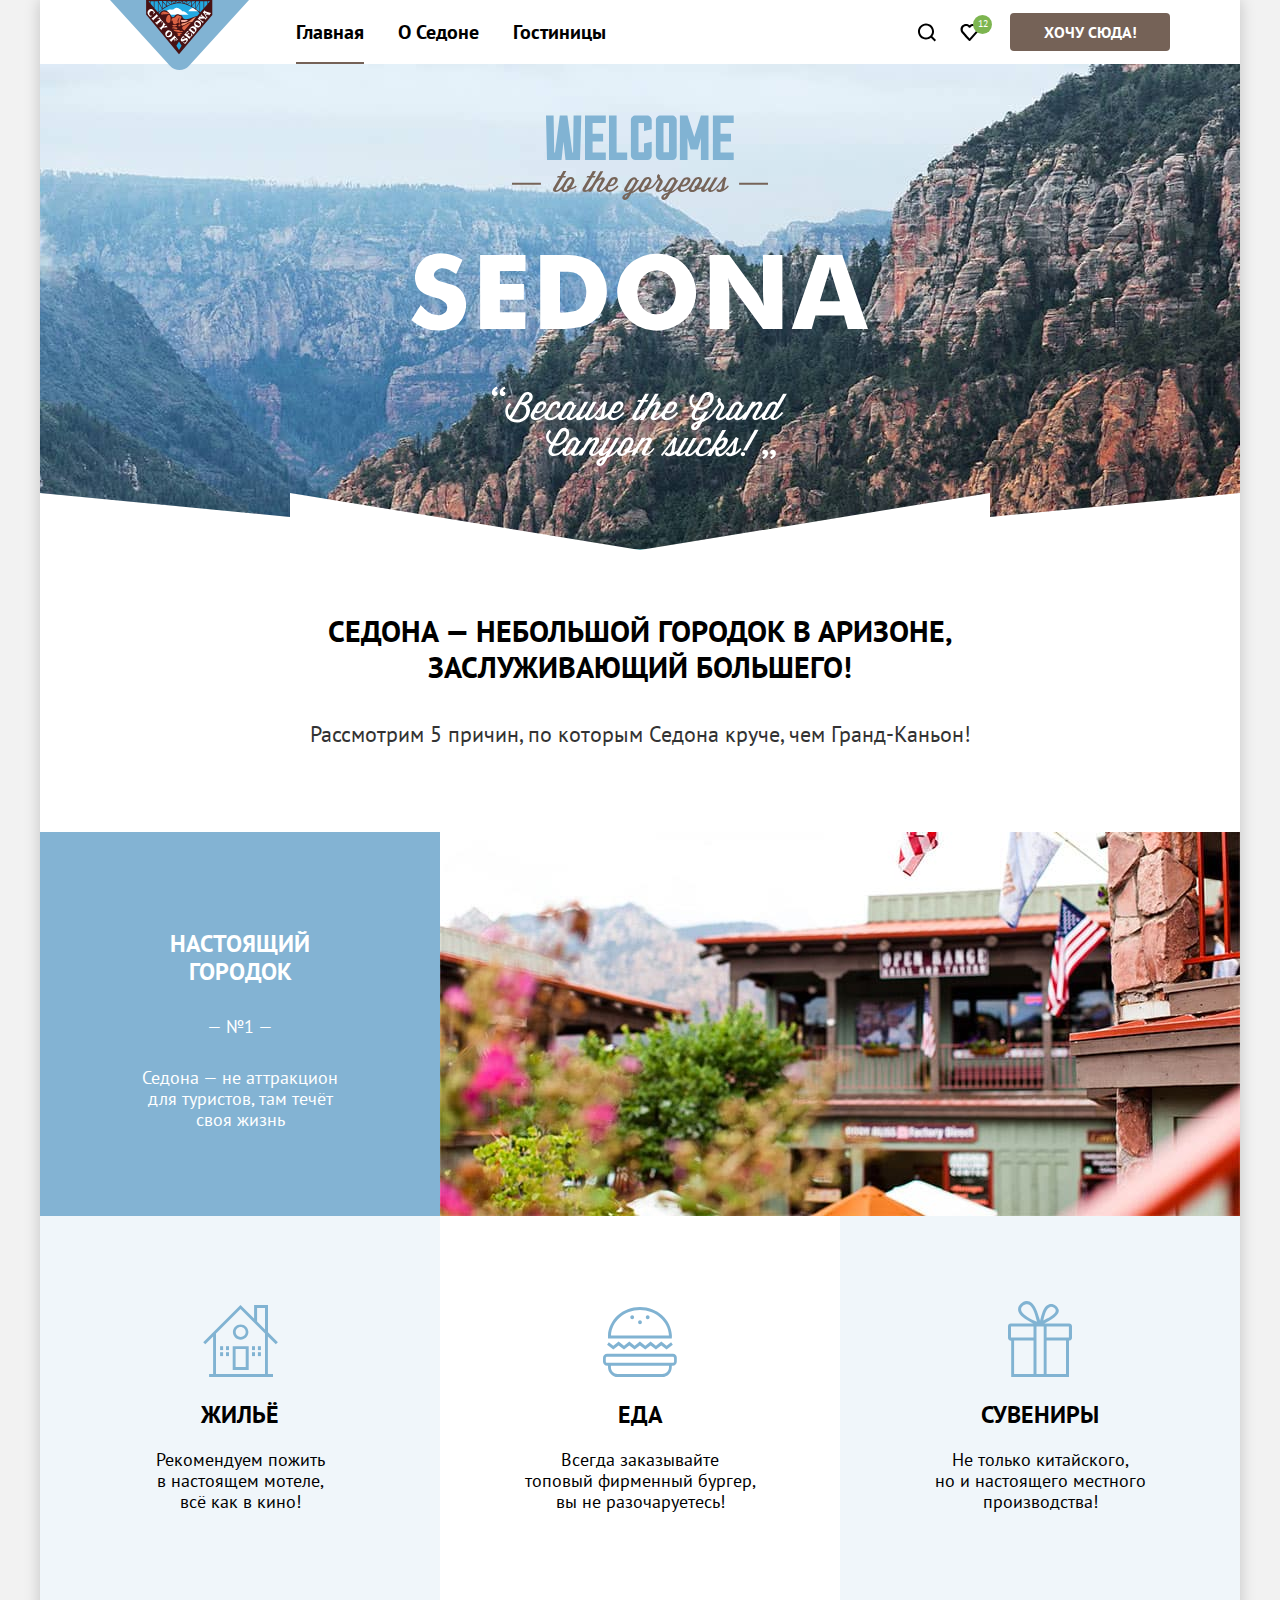
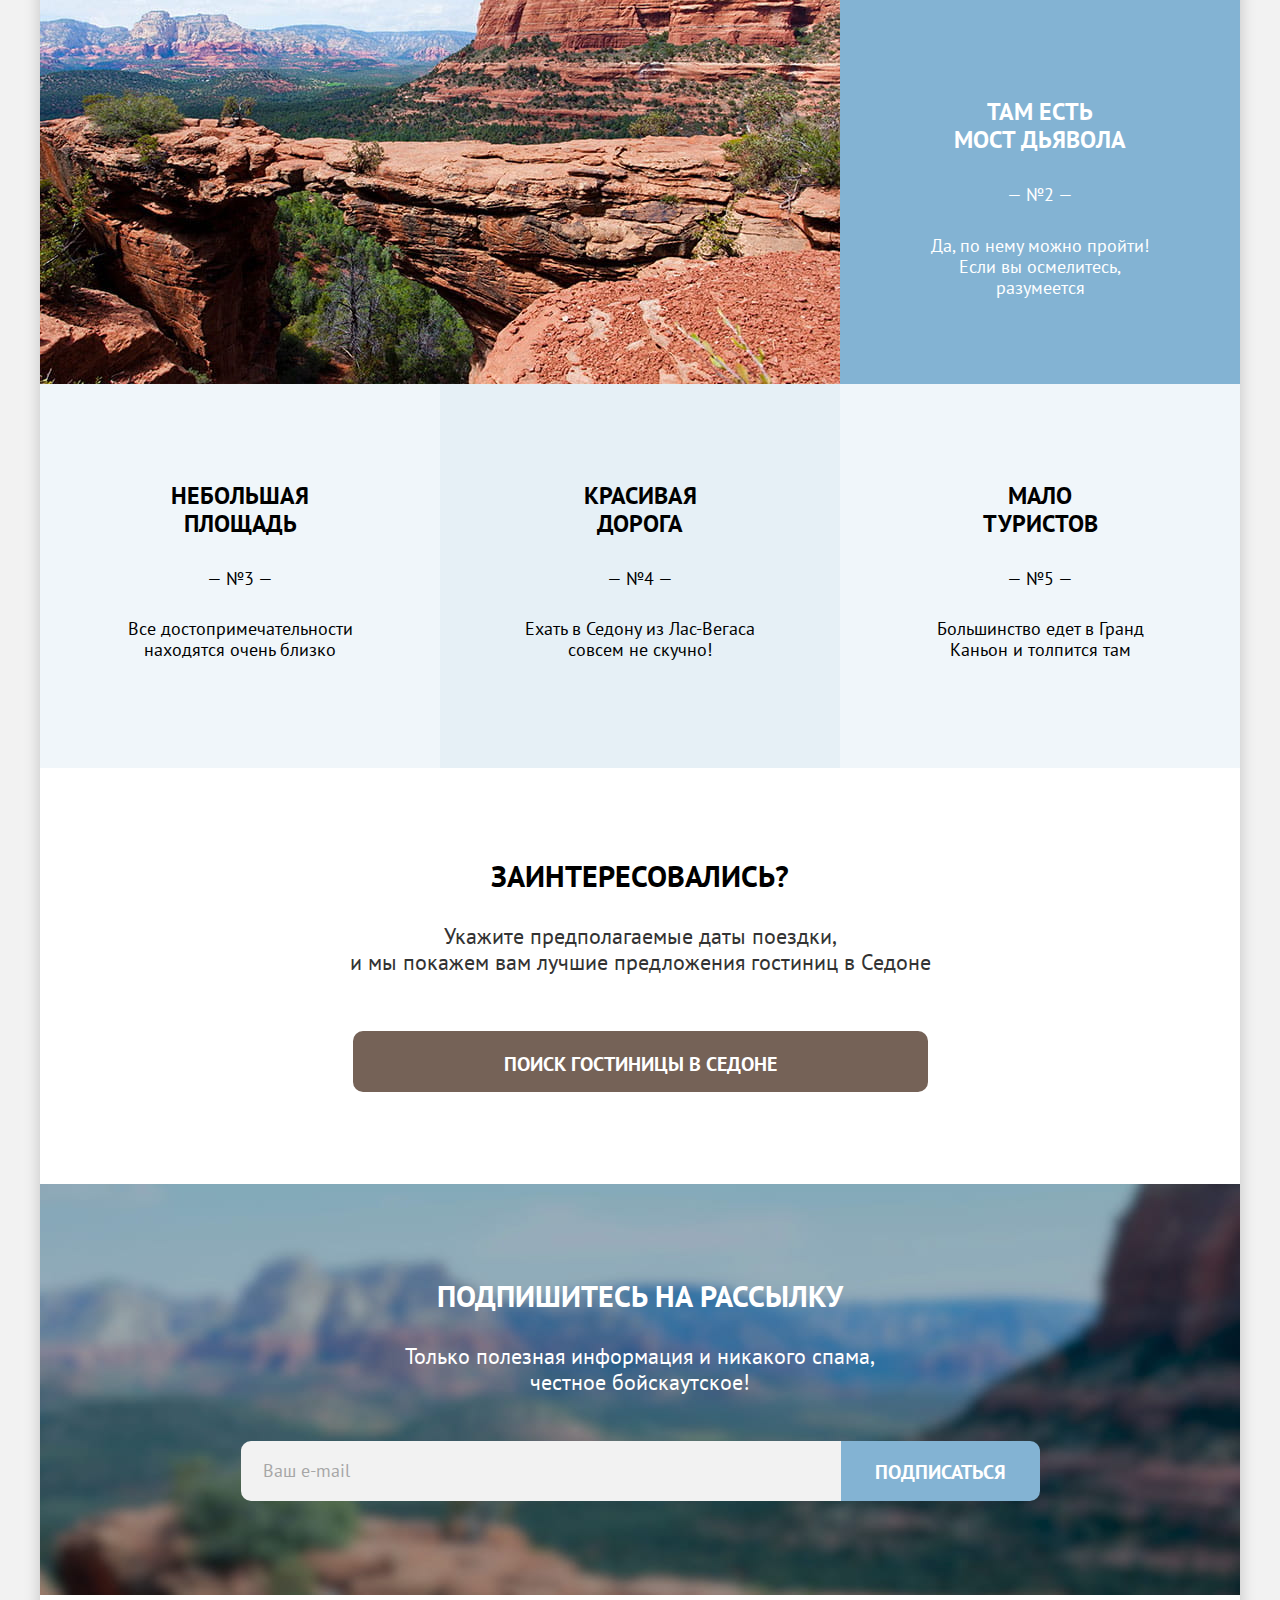
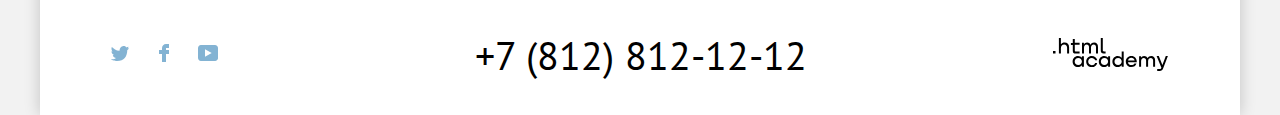
<file: index.html>
<!DOCTYPE html>
<html lang="ru">
  <head>
    <meta charset="utf-8">
    <title>HTML Academy: Sedona</title>
    <link rel="icon" type="image/png" sizes="32x32" href="images/favicon.png">
    <link rel="stylesheet" href="styles/styles.css">
  </head>

  <body>
    <header class="page-header">
      <nav class="navigation">
        <a class="logo-link" href="#">
          <img class="logo" src="images/logo.svg" width="139" height="70" alt="Логотип city of Sedona.">
        </a>
        <ul class="navigation-list">
          <li class="navigation-item">
            <a class="navigation-link navigation-link-current" href="#">Главная</a>
          </li>
          <li class="navigation-item">
            <a class="navigation-link" href="#">О Седоне</a>
          </li>
          <li class="navigation-item">
            <a class="navigation-link" href="catalog.html">Гостиницы</a>
          </li>
        </ul>
        <ul class="navigation-list navigation-user">
          <li class="navigation-item">
            <a class="navigation-link" href="#">
              <svg class="navigation-icon" aria-hidden="true" focusable="false" width="20" height="19" viewBox="0 0 20 19" fill="currentColor" xmlns="http://www.w3.org/2000/svg">
                <path fill-rule="evenodd" clip-rule="evenodd" d="m19.026 17.05-3.71-3.7c1.002-1.3 1.704-3 1.704-4.9 0-4.4-3.61-8-8.023-8C4.585.45.975 4.15.975 8.55c0 4.4 3.61 8 8.022 8 1.805 0 3.51-.6 4.914-1.7l3.71 3.7 1.405-1.5Zm-10.029-2.5c-3.309 0-6.017-2.7-6.017-6s2.708-6 6.017-6c3.31 0 6.017 2.7 6.017 6s-2.707 6-6.017 6Z"/>
              </svg>
              <span class="visually-hidden">Поиск</span>
            </a>
          </li>
          <li class="navigation-item">
            <a class="navigation-link" href="#">
              <svg class="navigation-icon" aria-hidden="true" focusable="false" width="19" height="17" viewBox="0 0 19 17" fill="currentColor" xmlns="http://www.w3.org/2000/svg">
                <path fill-rule="evenodd" clip-rule="evenodd" d="M9.444 17c-.301 0-.602-.1-.802-.4-5.416-6.1-6.72-7.5-7.02-7.9C.92 7.8.519 6.6.519 5.4c0-3 2.406-5.4 5.515-5.4 1.304 0 2.507.5 3.51 1.3C10.547.5 11.851 0 13.054 0c3.008 0 5.516 2.4 5.516 5.4 0 1.3-.502 2.5-1.304 3.4l-7.02 7.9c-.2.2-.401.3-.802.3ZM3.427 7.5c.3.4 3.51 4 6.117 6.9l6.218-7c.501-.5.702-1.2.702-2 0-1.8-1.505-3.3-3.31-3.3-1.002 0-2.005.5-2.707 1.3-.301.3-.602.4-.903.4-.3 0-.602-.2-.802-.4-.702-.8-1.705-1.3-2.708-1.3-1.805 0-3.31 1.5-3.31 3.3-.1.9.302 1.6.703 2.1-.1 0-.1 0 0 0Z"/>
              </svg>
              <span class="visually-hidden">Избранное</span>
              <span class="number-like">12</span>
            </a>
          </li>
          <li class="navigation-item">
            <a class="navigation-link navigation-link--button" href="#">Хочу сюда!</a>
          </li>
        </ul>
      </nav>
    </header>

    <main class="main-container main-index">
      <div class="page-container">
        <section class="promo">
          <h1 class="visually-hidden">Добро пожаловать в Седону</h1>
          <img class="promo-image" src="images/welcome.svg" width="458" height="352" alt="Приветствие Седоны.">
        </section>
        
        <section class="advantages">
          <h2 class="advantages-title">Седона — небольшой городок в Аризоне, заслуживающий большего!</h2>
          <p class="advantages-text">Рассмотрим 5 причин, по которым Седона круче, чем Гранд-Каньон!</p>
          <div class="advantages-block">
            <div class="advantages-block-text">
              <h3 class="advantages-block-title">Настоящий городок</h3>
              <p class="advantages-block-number">— №1 —</p>
              <p class="advantages-block-description">Седона — не аттракцион <br>для туристов, там течёт своя жизнь</p>
            </div>
            <img class="advantages-block-image" src="images/city-view.jpg" width="800" height="384" alt="Вид на город.">
          </div>
  
          <ul class="advantages-list">
            <li class="advantages-item advantages-item-housing">
              <h3 class="advantages-item-title">Жильё</h3>
              <p class="advantages-description">Рекомендуем пожить в&nbsp;настоящем мотеле,<br> всё как в кино!</p>
            </li>
            <li class="advantages-item advantages-item-food">
              <h3 class="advantages-item-title">Еда</h3>
              <p class="advantages-description">Всегда заказывайте<br> топовый фирменный бургер, вы не разочаруетесь!</p>
            </li>
            <li class="advantages-item advantages-item-gifts">
              <h3 class="advantages-item-title">Сувениры</h3>
              <p class="advantages-description">Не только китайского,<br> но и настоящего местного производства!</p>
            </li>
          </ul>
  
          <div class="advantages-block advantage-blok--reverse">
            <img class="advantages-block-image" src="images/mountain-view.jpg" width="800" height="384" alt="Вид на мост дьявола.">
            <div class="advantages-block-text">
              <h3 class="advantages-block-title">Там есть <br>мост дьявола</h3>
              <p class="advantages-block-number">— №2 —</p>
              <p class="advantages-block-description">Да, по нему можно пройти! Если вы осмелитесь, разумеется</p>
            </div>
          </div>
  
          <ul class="advantages-list advantages-list--features">
            <li class="advantages-item">
              <h3 class="advantages-item-title">Небольшая<br>площадь</h3>
              <p class="advantages-number">— №3 —</p>
              <p class="advantages-description">Все достопримечательности находятся очень близко</p>
            </li>
            <li class="advantages-item">
              <h3 class="advantages-item-title">Красивая<br>дорога</h3>
              <p class="advantages-number">— №4 —</p>
              <p class="advantages-description">Ехать в Седону из Лас-Вегаса совсем не скучно!</p>
            </li>
            <li class="advantages-item">
              <h3 class="advantages-item-title">Мало<br>туристов</h3>
              <p class="advantages-number">— №5 —</p>
              <p class="advantages-description">Большинство едет в Гранд Каньон и толпится там</p>
            </li>
          </ul>
        </section>
  
        <section class="search">
          <h2 class="visually-hidden">Поиск гостиницы</h2>
          <span class="search-title">Заинтересовались?</span>
          <p class="search-text">Укажите предполагаемые даты поездки,<br> и мы покажем вам лучшие предложения гостиниц в Седоне</p>
          <a class="search-button" href="#">Поиск гостиницы в Седоне</a>
        </section>

        <section class="subscription">
          <h2 class="subscription-title">Подпишитесь на рассылку</h2>
          <p class="subscription-description">Только полезная информация и никакого спама, <br> честное бойскаутское!</p>
          <form class="subscription-form" action="https://echo.htmlacademy.ru/" method="post">
            <input class="field" placeholder="Ваш e-mail" type="email" name="subscription-email" id="subscription-email" required>
            <button class="button subscription-button" type="submit">Подписаться</button>
          </form>
        </section>
      </div>
    </main>

    <footer class="page-footer">
      <section class="footer-social">
        <h2 class="visually-hidden">Давайте дружить</h2>
        <ul class="footer-social-list">
          <li class="footer-social-item">
            <a class="footer-social-link footer-social-tw" href="https://twitter.com/htmlacademy_ru">
              <svg class="social-icon" aria-hidden="true" focusable="false" width="18" height="15" viewBox="0 0 18 15" fill="currentColor" xmlns="http://www.w3.org/2000/svg">
                <path d="M11.6.2c1.8-.5 3.2.3 3.8 1.2.7-.2 1.4-.5 2.1-.7 0 .9-.6 1.5-.9 1.8.7.1 1.4-.6 1.4-.6-.2 1-1.1 1.8-1.7 2C16.1 10.7 13 15.1 5.7 15h-.5c-.4 0-4.4-.5-5.2-1.9 2.4.2 4.1-.4 5-1.2-1-.3-2.9-.4-3.2-2.9.4.1.6.2 1.3.1C1.8 8.3.4 7.5.5 5.3c.3.3 1.1.5 1.4.5C1.1 5.6-.2 2.5.9.9c1.9 1.9 4 3.6 7.6 3.8C8.7 2.3 9.7.8 11.6.2Z"/>
              </svg>
              <span class="visually-hidden">Twitter</span>
            </a>
          </li>
          <li class="footer-social-item">
            <a class="footer-social-link footer-social-fb" href="https://www.facebook.com/htmlacademy">
              <svg class="social-icon" aria-hidden="true" focusable="false" width="10" height="18" viewBox="0 0 10 18" fill="currentColor" xmlns="http://www.w3.org/2000/svg">
                <path d="M7 0C4.8 0 3 1.8 3 4v2H0v4h3v8h4v-8h3V6H7V4h3V0H7Z"/>
              </svg>
              <span class="visually-hidden">Facebook</span>
            </a>
          </li>
          <li class="footer-social-item">
            <a class="footer-social-link footer-social-yuotube" href="https://www.youtube.com/c/HTMLAcademyRUS">
              <svg class="social-icon" aria-hidden="true" focusable="false" width="20" height="16" viewBox="0 0 20 16" fill="currentColor" xmlns="http://www.w3.org/2000/svg">
                <path d="M17 0H2.9C1.2 0 0 1.5 0 3.2v9.5C0 14.5 1.2 16 2.9 16h14.3c1.5 0 2.9-1.5 2.9-3.2V3.2C19.9 1.5 18.7 0 17 0ZM7 11.8V4.2L13.7 8 7 11.8Z"/>
              </svg>
              <span class="visually-hidden">Youtube</span>
            </a>
          </li>
        </ul>
      </section>

      <section class="contacts">
        <h2 class="visually-hidden">Контакты</h2>
        <address class="contact-address">
          <a class="contacts-phone" href="tel:+78121212">+7 (812) 812-12-12</a>
        </address> 
      </section>

      <section class="htmlacademy">
        <h2 class="visually-hidden">Разработчик</h2>
        <p class="visually-hidden">Сделано в htmlacademy</p>
        <a class="htmlacademy-link" href="https://htmlacademy.ru">
          <svg class="htmlacademy-icon" aria-hidden="true" focusable="false" width="115" height="33" viewBox="0 0 115 33" fill="currenColor" xmlns="http://www.w3.org/2000/svg">
            <path d="M0 12.9v2.6h2.5v-2.6H0ZM11.6 4.5c-1.6 0-2.8.7-3.6 1.7h-.1V0h-2v15.5h2v-5.3c0-2.1 1.3-3.6 3.3-3.6 1.8 0 2.9 1.4 2.9 3.2v5.7h2V9.4c.1-3-1.8-4.9-4.5-4.9ZM26.6 4.8h-4.8V1.1h-2v3.8h-1.9v2h1.9v6c0 1.7 1 2.7 2.7 2.7h4.1v-2h-3.7c-.7 0-1.1-.4-1.1-1.1V6.8h4.8v-2ZM41.1 4.6c-1.6 0-2.9.8-3.5 2.1h-.1c-.6-1.2-1.8-2.1-3.4-2.1-1.4 0-2.5.8-3.1 1.8h-.1V4.8H29v10.6h2V10c0-2 1-3.5 2.6-3.5 1.5 0 2.4 1 2.4 2.6v6.3h2V9.8c0-2.4 1.4-3.3 2.6-3.3 1.5 0 2.4 1 2.4 2.6v6.3h2V8.9c.1-2.5-1.4-4.3-3.9-4.3ZM47.8 12.7c0 1.7 1 2.7 2.8 2.7h2v-2h-1.7c-.7 0-1.1-.4-1.1-1.1V0h-2v12.7ZM28.9 19.7c-.9-1.1-2.2-1.8-3.9-1.8-3.1 0-5.4 2.3-5.4 5.6s2.3 5.6 5.4 5.6c1.8 0 3-.8 3.8-1.9h.1v1.6h2V18.2h-2v1.5Zm-3.6 7.4c-2.2 0-3.6-1.6-3.6-3.6s1.4-3.6 3.6-3.6 3.6 1.6 3.6 3.6c0 1.9-1.4 3.6-3.6 3.6ZM44.2 22c-.5-2.4-2.6-4.1-5.4-4.1-3.4 0-5.6 2.5-5.6 5.6 0 3.1 2.2 5.6 5.6 5.6 2.8 0 4.9-1.8 5.4-4.2h-2.1c-.4 1.3-1.7 2.3-3.3 2.3-2.2 0-3.6-1.6-3.6-3.6s1.4-3.6 3.6-3.6c1.6 0 2.8 1 3.3 2.2h2.1V22ZM55.1 19.7c-.9-1.1-2.2-1.8-3.9-1.8-3.1 0-5.4 2.3-5.4 5.6s2.3 5.6 5.4 5.6c1.8 0 3-.8 3.8-1.9h.1v1.6h2V18.2h-2v1.5Zm-3.6 7.4c-2.2 0-3.6-1.6-3.6-3.6s1.4-3.6 3.6-3.6 3.6 1.6 3.6 3.6c0 1.9-1.5 3.6-3.6 3.6ZM68.7 19.8c-.9-1.1-2.2-1.9-3.9-1.9-3.1 0-5.4 2.3-5.4 5.6s2.2 5.6 5.4 5.6c1.7 0 3-.8 3.8-1.8h.1v1.5h2V13.4h-2v6.4Zm-3.6 7.3c-2.2 0-3.6-1.6-3.6-3.6s1.4-3.6 3.6-3.6 3.6 1.6 3.6 3.6c-.1 2-1.5 3.6-3.6 3.6ZM78.3 17.9c-3.3 0-5.5 2.5-5.5 5.6 0 3 2.1 5.6 5.5 5.6 2.5 0 4.5-1.3 5.2-3.6h-2.1c-.5 1-1.6 1.6-3 1.6-1.9 0-3.3-1.3-3.4-2.9h8.8c.2-3.6-2-6.3-5.5-6.3Zm0 1.9c1.7 0 3 1 3.3 2.6h-6.5c.3-1.5 1.5-2.6 3.2-2.6ZM98.2 17.9c-1.6 0-2.9.8-3.6 2h-.1c-.6-1.2-1.8-2-3.4-2-1.4 0-2.5.7-3.1 1.8v-1.5h-1.9v10.6h2v-5.4c0-2 1-3.4 2.6-3.5 1.5 0 2.4 1 2.4 2.6v6.3h2v-5.6c0-2.4 1.4-3.3 2.6-3.3 1.5 0 2.4 1 2.4 2.6v6.3h2v-6.5c.1-2.6-1.4-4.4-3.9-4.4ZM109.4 27l-3.6-8.9h-2.2l4.8 11.6c-.3.9-.7 1.2-1.7 1.2h-2.5v2h2.5c1.8 0 2.8-.8 3.5-2.6l4.7-12.2h-2.1l-3.4 8.9Z"/>
          </svg>
        </a>
      </section>
    </footer>

    <div class="modal-container modal-container-close">
      <div class="modal modal-auth">
        <button class="modal-close-button" type="button">
          <span class="visually-hidden">Закрыть</span>
          <svg class="modal-close" aria-hidden="true" focusable="false" width="13" height="13" viewBox="0 0 13 13" fill="currentColor" xmlns="http://www.w3.org/2000/svg">
            <path d="M13 1.2 11.8 0 6.5 5.3 1.2 0 0 1.2l5.3 5.3L0 11.8 1.2 13l5.3-5.3 5.3 5.3 1.2-1.2-5.3-5.3L13 1.2Z"/>
          </svg>
        </button>
        <section class="modal-content">
          <h2 class="modal-title">Поиск гостиницы в Седоне</h2>
          <form class="search-form" action="https://echo.htmlacademy.ru/" method="post">

            <label class="form-label" for="arrival-date">Дата заезда:</label>
            <div class="modal-field-wrapper">
              <input class="modal-field" type="text" id="arrival-date" name="arrival-date" placeholder="Укажите дату" required>
              <span class="modal-field-error">Мы не можем отправить вас в прошлое.</span> 
            </div>

            <label class="form-label" for="departure-data">Дата выезда:</label>
            <div class="modal-field-wrapper">
              <input class="modal-field" type="text" id="departure-data" name="departure-time" placeholder="Укажите дату" required>
              <span class="modal-field-correct">На эти даты есть свободные номера. Пока есть.</span>
            </div>

            <label class="form-label adults" for="search-adults">Взрослые:</label>
            <div class="adults-box">
              <button class="button button-minus" type="button" aria-label="Уменьшить.">
                <svg class="math-symbol" aria-hidden="true" focusable="false" width="13" height="1" viewBox="0 0 13 1" fill="#000000" xmlns="http://www.w3.org/2000/svg">
                  <path d="M0 0v1h13V0H0Z"/>
                </svg>
              </button>
              <input class="modal-field field-number" type="text" id="search-adults" name="search-adults" placeholder="0">
              <button class="button button-plus" type="button" aria-label="Увеличить.">
                <svg class="math-symbol" aria-hidden="true" focusable="false" width="13" height="13" viewBox="0 0 13 13" fill="#000000" xmlns="http://www.w3.org/2000/svg">
                  <path d="M13 6H7V0H6v6H0v1h6v6h1V7h6V6Z"/>
                </svg>
              </button>
            </div>
            
            <div class="form-label form-label-icon">
              <label class="form-label children" for="search-children">Дети:</label>
  
              <span class="tooltip">
                <button class="tooltip-toggle" type="button" aria-labelledby="tooltip-label">
                  <svg class="tooltip-icon" aria-hidden="true" focusable="false" width="25" height="25" fill="currentColor" viewBox="0 0 25 25" xmlns="http://www.w3.org/2000/svg"><circle cx="12.5" cy="12.5" r="12.5" fill="#83B3D3"/><g clip-path="url(#a)" fill="#fff">
                    <path d="M12 17h1v-6h-1v6ZM13 8h-1v1h1V8Z"/></g><defs><clipPath id="a"><path fill="#fff" transform="translate(12 8)" d="M0 0h1v9H0z"/></clipPath></defs>
                  </svg>
                </button>
                <span class="tooltip-text" role="tooltip" id="tooltip-label">Укажите количество детей, которые будут с вами, возраст которых от 6 до 18 лет. Дети до 6 лет размещаются бесплатно.</span>
              </span>
              
              <div class="children-box">
                <button class="button button-minus" type="button" aria-label="Уменьшить.">
                  <svg class="math-symbol" aria-hidden="true" focusable="false" width="13" height="1" viewBox="0 0 13 1" fill="#000000" xmlns="http://www.w3.org/2000/svg">
                    <path d="M0 0v1h13V0H0Z"/>
                  </svg>
                </button>
                <input class="modal-field field-number" type="text" id="search-children" name="search-children" placeholder="0">
                <button class="button button-plus" type="button" aria-label="Увеличить.">
                  <svg class="math-symbol" aria-hidden="true" focusable="false" width="13" height="13" viewBox="0 0 13 13" fill="#000000" xmlns="http://www.w3.org/2000/svg">
                    <path d="M13 6H7V0H6v6H0v1h6v6h1V7h6V6Z"/>
                  </svg>
                </button>
              </div>
            </div>
            
            <button class="button search-submit" type="submit">Найти</button>

          </form>
        </section>
      </div>
    </div>

  </body>
</html>
</file>
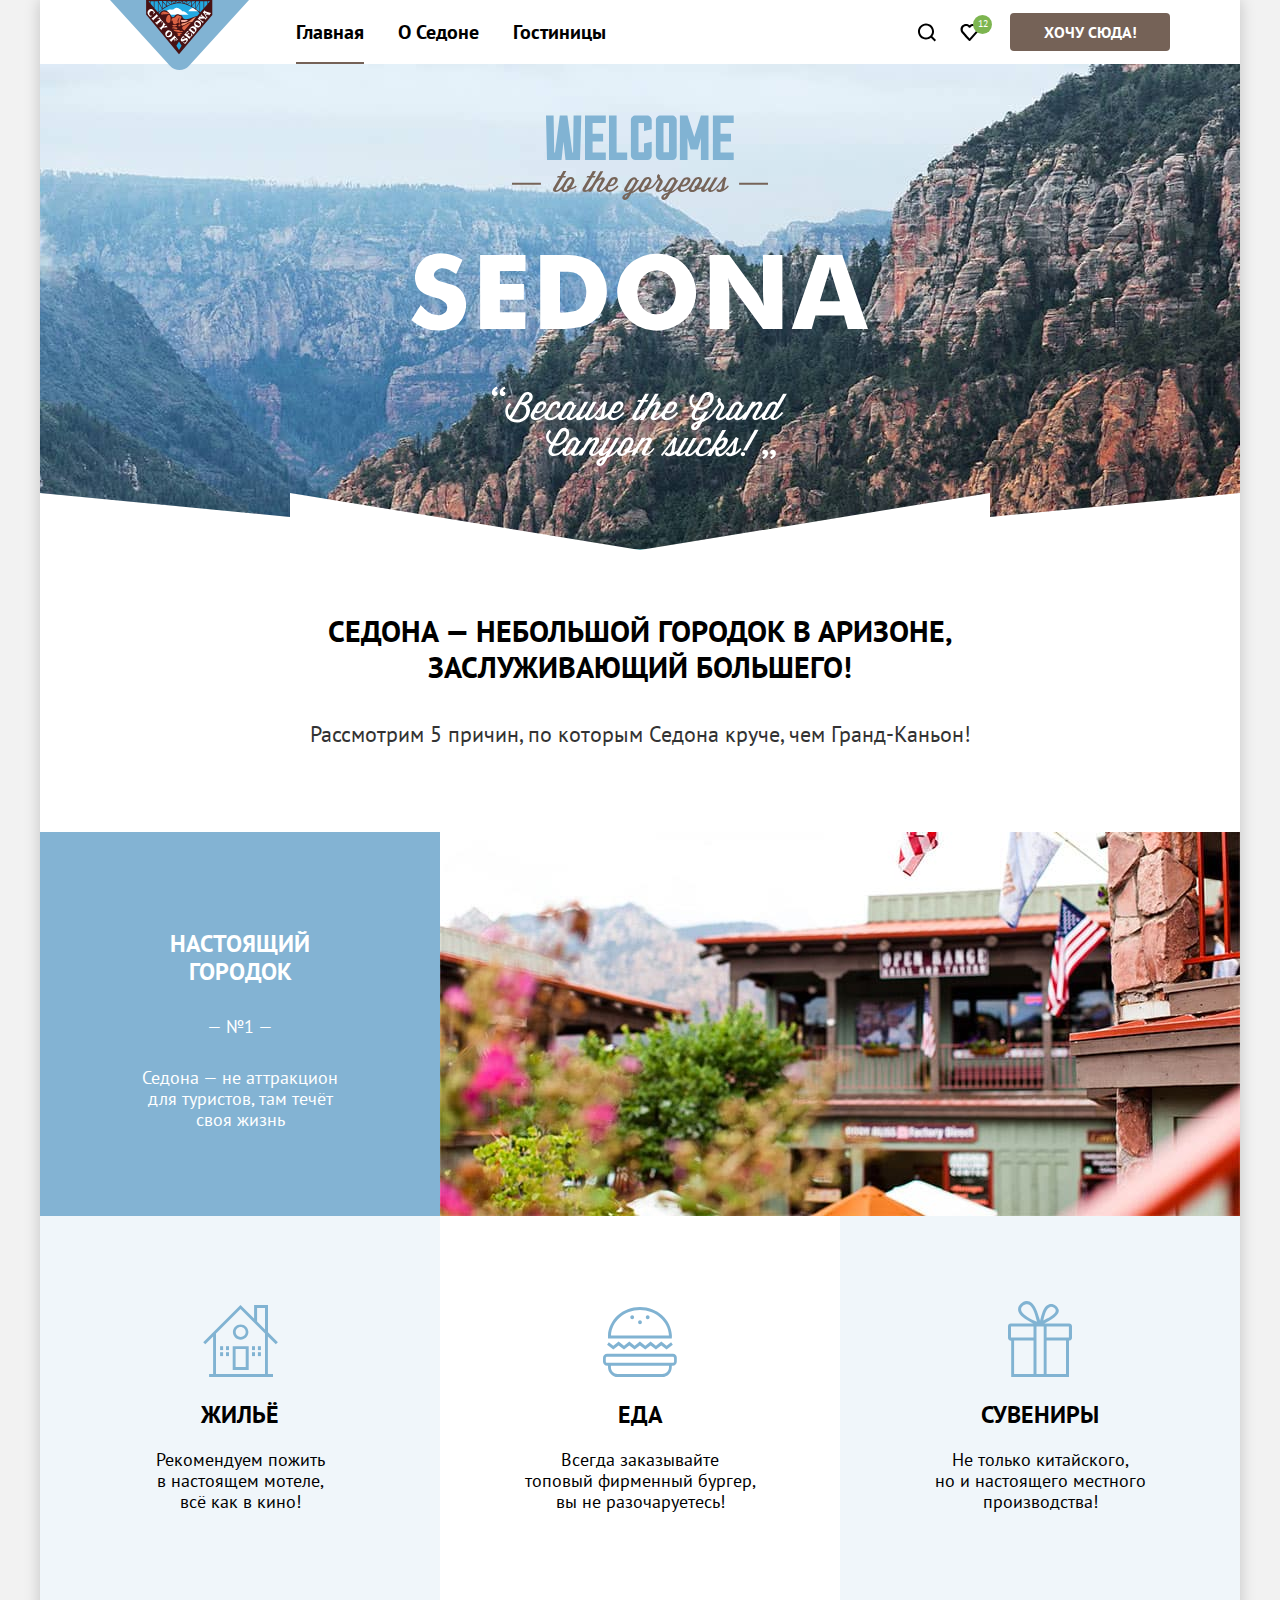
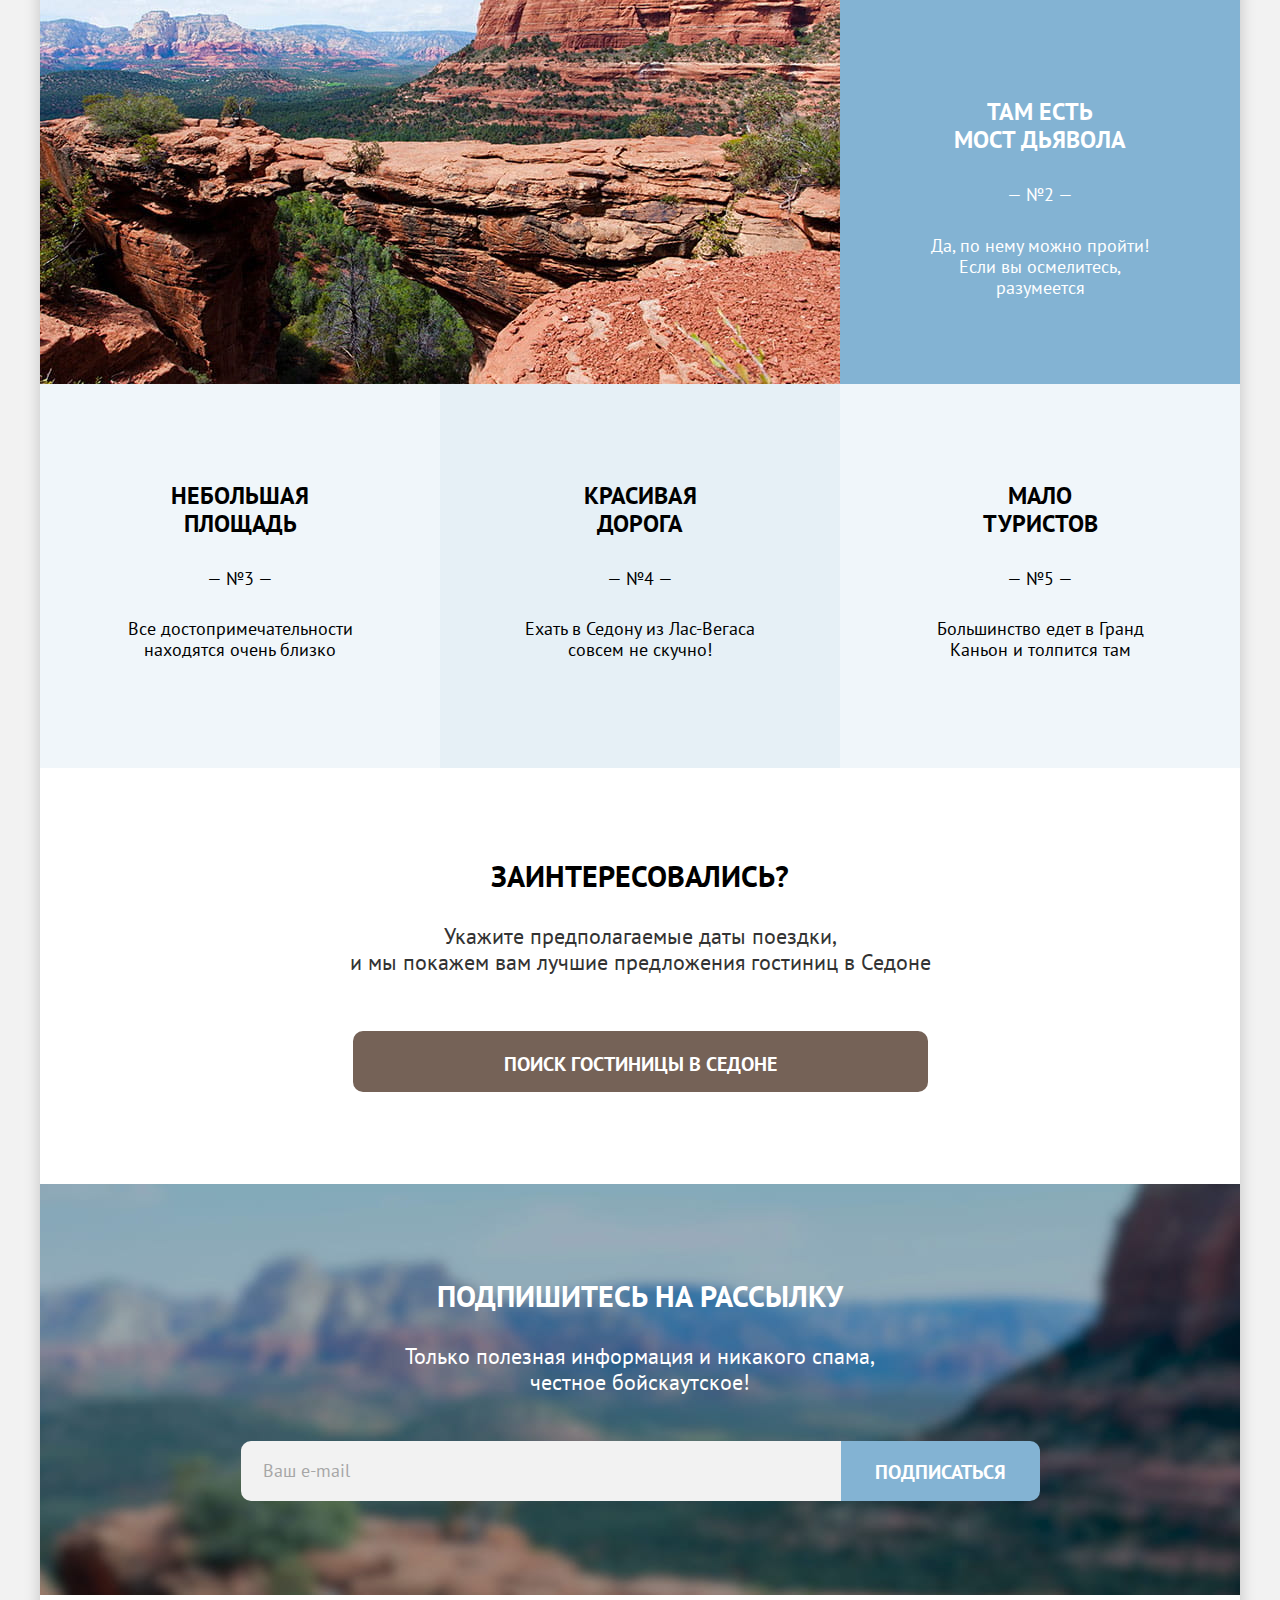
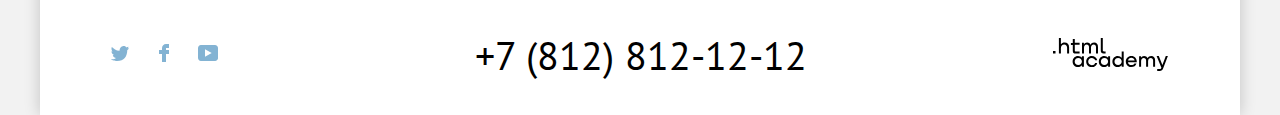
<file: master/index.html>
<!DOCTYPE html>
<html lang="ru">
  <head>
    <meta charset="utf-8">
    <title>HTML Academy: Sedona</title>
    <link rel="icon" type="image/png" sizes="32x32" href="images/favicon.png">
    <link rel="stylesheet" href="styles/styles.css">
    <base href="https://htmlacademy-htmlcss.github.io/2015563-sedona-33/master/">
</head>

  <body>
    <header class="page-header">
      <nav class="navigation">
        <a class="logo-link" href="#">
          <img class="logo" src="images/logo.svg" width="139" height="70" alt="Логотип city of Sedona.">
        </a>
        <ul class="navigation-list">
          <li class="navigation-item">
            <a class="navigation-link navigation-link-current" href="#">Главная</a>
          </li>
          <li class="navigation-item">
            <a class="navigation-link" href="#">О Седоне</a>
          </li>
          <li class="navigation-item">
            <a class="navigation-link" href="catalog.html">Гостиницы</a>
          </li>
        </ul>
        <ul class="navigation-list navigation-user">
          <li class="navigation-item">
            <a class="navigation-link" href="#">
              <svg class="navigation-icon" aria-hidden="true" focusable="false" width="20" height="19" viewBox="0 0 20 19" fill="currentColor" xmlns="http://www.w3.org/2000/svg">
                <path fill-rule="evenodd" clip-rule="evenodd" d="m19.026 17.05-3.71-3.7c1.002-1.3 1.704-3 1.704-4.9 0-4.4-3.61-8-8.023-8C4.585.45.975 4.15.975 8.55c0 4.4 3.61 8 8.022 8 1.805 0 3.51-.6 4.914-1.7l3.71 3.7 1.405-1.5Zm-10.029-2.5c-3.309 0-6.017-2.7-6.017-6s2.708-6 6.017-6c3.31 0 6.017 2.7 6.017 6s-2.707 6-6.017 6Z"/>
              </svg>
              <span class="visually-hidden">Поиск</span>
            </a>
          </li>
          <li class="navigation-item">
            <a class="navigation-link" href="#">
              <svg class="navigation-icon" aria-hidden="true" focusable="false" width="19" height="17" viewBox="0 0 19 17" fill="currentColor" xmlns="http://www.w3.org/2000/svg">
                <path fill-rule="evenodd" clip-rule="evenodd" d="M9.444 17c-.301 0-.602-.1-.802-.4-5.416-6.1-6.72-7.5-7.02-7.9C.92 7.8.519 6.6.519 5.4c0-3 2.406-5.4 5.515-5.4 1.304 0 2.507.5 3.51 1.3C10.547.5 11.851 0 13.054 0c3.008 0 5.516 2.4 5.516 5.4 0 1.3-.502 2.5-1.304 3.4l-7.02 7.9c-.2.2-.401.3-.802.3ZM3.427 7.5c.3.4 3.51 4 6.117 6.9l6.218-7c.501-.5.702-1.2.702-2 0-1.8-1.505-3.3-3.31-3.3-1.002 0-2.005.5-2.707 1.3-.301.3-.602.4-.903.4-.3 0-.602-.2-.802-.4-.702-.8-1.705-1.3-2.708-1.3-1.805 0-3.31 1.5-3.31 3.3-.1.9.302 1.6.703 2.1-.1 0-.1 0 0 0Z"/>
              </svg>
              <span class="visually-hidden">Избранное</span>
              <span class="number-like">12</span>
            </a>
          </li>
          <li class="navigation-item">
            <a class="navigation-link navigation-link--button" href="#">Хочу сюда!</a>
          </li>
        </ul>
      </nav>
    </header>

    <main class="main-container main-index">
      <div class="page-container">
        <section class="promo">
          <h1 class="visually-hidden">Добро пожаловать в Седону</h1>
          <img class="promo-image" src="images/welcome.svg" width="458" height="352" alt="Приветствие Седоны.">
        </section>
        
        <section class="advantages">
          <h2 class="advantages-title">Седона — небольшой городок в Аризоне, заслуживающий большего!</h2>
          <p class="advantages-text">Рассмотрим 5 причин, по которым Седона круче, чем Гранд-Каньон!</p>
          <div class="advantages-block">
            <div class="advantages-block-text">
              <h3 class="advantages-block-title">Настоящий городок</h3>
              <p class="advantages-block-number">— №1 —</p>
              <p class="advantages-block-description">Седона — не аттракцион <br>для туристов, там течёт своя жизнь</p>
            </div>
            <img class="advantages-block-image" src="images/city-view.jpg" width="800" height="384" alt="Вид на город.">
          </div>
  
          <ul class="advantages-list">
            <li class="advantages-item advantages-item-housing">
              <h3 class="advantages-item-title">Жильё</h3>
              <p class="advantages-description">Рекомендуем пожить в&nbsp;настоящем мотеле,<br> всё как в кино!</p>
            </li>
            <li class="advantages-item advantages-item-food">
              <h3 class="advantages-item-title">Еда</h3>
              <p class="advantages-description">Всегда заказывайте<br> топовый фирменный бургер, вы не разочаруетесь!</p>
            </li>
            <li class="advantages-item advantages-item-gifts">
              <h3 class="advantages-item-title">Сувениры</h3>
              <p class="advantages-description">Не только китайского,<br> но и настоящего местного производства!</p>
            </li>
          </ul>
  
          <div class="advantages-block advantage-blok--reverse">
            <img class="advantages-block-image" src="images/mountain-view.jpg" width="800" height="384" alt="Вид на мост дьявола.">
            <div class="advantages-block-text">
              <h3 class="advantages-block-title">Там есть <br>мост дьявола</h3>
              <p class="advantages-block-number">— №2 —</p>
              <p class="advantages-block-description">Да, по нему можно пройти! Если вы осмелитесь, разумеется</p>
            </div>
          </div>
  
          <ul class="advantages-list advantages-list--features">
            <li class="advantages-item">
              <h3 class="advantages-item-title">Небольшая<br>площадь</h3>
              <p class="advantages-number">— №3 —</p>
              <p class="advantages-description">Все достопримечательности находятся очень близко</p>
            </li>
            <li class="advantages-item">
              <h3 class="advantages-item-title">Красивая<br>дорога</h3>
              <p class="advantages-number">— №4 —</p>
              <p class="advantages-description">Ехать в Седону из Лас-Вегаса совсем не скучно!</p>
            </li>
            <li class="advantages-item">
              <h3 class="advantages-item-title">Мало<br>туристов</h3>
              <p class="advantages-number">— №5 —</p>
              <p class="advantages-description">Большинство едет в Гранд Каньон и толпится там</p>
            </li>
          </ul>
        </section>
  
        <section class="search">
          <h2 class="visually-hidden">Поиск гостиницы</h2>
          <span class="search-title">Заинтересовались?</span>
          <p class="search-text">Укажите предполагаемые даты поездки,<br> и мы покажем вам лучшие предложения гостиниц в Седоне</p>
          <a class="search-button" href="#">Поиск гостиницы в Седоне</a>
        </section>

        <section class="subscription">
          <h2 class="subscription-title">Подпишитесь на рассылку</h2>
          <p class="subscription-description">Только полезная информация и никакого спама, <br> честное бойскаутское!</p>
          <form class="subscription-form" action="https://echo.htmlacademy.ru/" method="post">
            <input class="field" placeholder="Ваш e-mail" type="email" name="subscription-email" id="subscription-email" required>
            <button class="button subscription-button" type="submit">Подписаться</button>
          </form>
        </section>
      </div>
    </main>

    <footer class="page-footer">
      <section class="footer-social">
        <h2 class="visually-hidden">Давайте дружить</h2>
        <ul class="footer-social-list">
          <li class="footer-social-item">
            <a class="footer-social-link footer-social-tw" href="https://twitter.com/htmlacademy_ru">
              <svg class="social-icon" aria-hidden="true" focusable="false" width="18" height="15" viewBox="0 0 18 15" fill="currentColor" xmlns="http://www.w3.org/2000/svg">
                <path d="M11.6.2c1.8-.5 3.2.3 3.8 1.2.7-.2 1.4-.5 2.1-.7 0 .9-.6 1.5-.9 1.8.7.1 1.4-.6 1.4-.6-.2 1-1.1 1.8-1.7 2C16.1 10.7 13 15.1 5.7 15h-.5c-.4 0-4.4-.5-5.2-1.9 2.4.2 4.1-.4 5-1.2-1-.3-2.9-.4-3.2-2.9.4.1.6.2 1.3.1C1.8 8.3.4 7.5.5 5.3c.3.3 1.1.5 1.4.5C1.1 5.6-.2 2.5.9.9c1.9 1.9 4 3.6 7.6 3.8C8.7 2.3 9.7.8 11.6.2Z"/>
              </svg>
              <span class="visually-hidden">Twitter</span>
            </a>
          </li>
          <li class="footer-social-item">
            <a class="footer-social-link footer-social-fb" href="https://www.facebook.com/htmlacademy">
              <svg class="social-icon" aria-hidden="true" focusable="false" width="10" height="18" viewBox="0 0 10 18" fill="currentColor" xmlns="http://www.w3.org/2000/svg">
                <path d="M7 0C4.8 0 3 1.8 3 4v2H0v4h3v8h4v-8h3V6H7V4h3V0H7Z"/>
              </svg>
              <span class="visually-hidden">Facebook</span>
            </a>
          </li>
          <li class="footer-social-item">
            <a class="footer-social-link footer-social-yuotube" href="https://www.youtube.com/c/HTMLAcademyRUS">
              <svg class="social-icon" aria-hidden="true" focusable="false" width="20" height="16" viewBox="0 0 20 16" fill="currentColor" xmlns="http://www.w3.org/2000/svg">
                <path d="M17 0H2.9C1.2 0 0 1.5 0 3.2v9.5C0 14.5 1.2 16 2.9 16h14.3c1.5 0 2.9-1.5 2.9-3.2V3.2C19.9 1.5 18.7 0 17 0ZM7 11.8V4.2L13.7 8 7 11.8Z"/>
              </svg>
              <span class="visually-hidden">Youtube</span>
            </a>
          </li>
        </ul>
      </section>

      <section class="contacts">
        <h2 class="visually-hidden">Контакты</h2>
        <address class="contact-address">
          <a class="contacts-phone" href="tel:+78121212">+7 (812) 812-12-12</a>
        </address> 
      </section>

      <section class="htmlacademy">
        <h2 class="visually-hidden">Разработчик</h2>
        <p class="visually-hidden">Сделано в htmlacademy</p>
        <a class="htmlacademy-link" href="https://htmlacademy.ru">
          <svg class="htmlacademy-icon" aria-hidden="true" focusable="false" width="115" height="33" viewBox="0 0 115 33" fill="currenColor" xmlns="http://www.w3.org/2000/svg">
            <path d="M0 12.9v2.6h2.5v-2.6H0ZM11.6 4.5c-1.6 0-2.8.7-3.6 1.7h-.1V0h-2v15.5h2v-5.3c0-2.1 1.3-3.6 3.3-3.6 1.8 0 2.9 1.4 2.9 3.2v5.7h2V9.4c.1-3-1.8-4.9-4.5-4.9ZM26.6 4.8h-4.8V1.1h-2v3.8h-1.9v2h1.9v6c0 1.7 1 2.7 2.7 2.7h4.1v-2h-3.7c-.7 0-1.1-.4-1.1-1.1V6.8h4.8v-2ZM41.1 4.6c-1.6 0-2.9.8-3.5 2.1h-.1c-.6-1.2-1.8-2.1-3.4-2.1-1.4 0-2.5.8-3.1 1.8h-.1V4.8H29v10.6h2V10c0-2 1-3.5 2.6-3.5 1.5 0 2.4 1 2.4 2.6v6.3h2V9.8c0-2.4 1.4-3.3 2.6-3.3 1.5 0 2.4 1 2.4 2.6v6.3h2V8.9c.1-2.5-1.4-4.3-3.9-4.3ZM47.8 12.7c0 1.7 1 2.7 2.8 2.7h2v-2h-1.7c-.7 0-1.1-.4-1.1-1.1V0h-2v12.7ZM28.9 19.7c-.9-1.1-2.2-1.8-3.9-1.8-3.1 0-5.4 2.3-5.4 5.6s2.3 5.6 5.4 5.6c1.8 0 3-.8 3.8-1.9h.1v1.6h2V18.2h-2v1.5Zm-3.6 7.4c-2.2 0-3.6-1.6-3.6-3.6s1.4-3.6 3.6-3.6 3.6 1.6 3.6 3.6c0 1.9-1.4 3.6-3.6 3.6ZM44.2 22c-.5-2.4-2.6-4.1-5.4-4.1-3.4 0-5.6 2.5-5.6 5.6 0 3.1 2.2 5.6 5.6 5.6 2.8 0 4.9-1.8 5.4-4.2h-2.1c-.4 1.3-1.7 2.3-3.3 2.3-2.2 0-3.6-1.6-3.6-3.6s1.4-3.6 3.6-3.6c1.6 0 2.8 1 3.3 2.2h2.1V22ZM55.1 19.7c-.9-1.1-2.2-1.8-3.9-1.8-3.1 0-5.4 2.3-5.4 5.6s2.3 5.6 5.4 5.6c1.8 0 3-.8 3.8-1.9h.1v1.6h2V18.2h-2v1.5Zm-3.6 7.4c-2.2 0-3.6-1.6-3.6-3.6s1.4-3.6 3.6-3.6 3.6 1.6 3.6 3.6c0 1.9-1.5 3.6-3.6 3.6ZM68.7 19.8c-.9-1.1-2.2-1.9-3.9-1.9-3.1 0-5.4 2.3-5.4 5.6s2.2 5.6 5.4 5.6c1.7 0 3-.8 3.8-1.8h.1v1.5h2V13.4h-2v6.4Zm-3.6 7.3c-2.2 0-3.6-1.6-3.6-3.6s1.4-3.6 3.6-3.6 3.6 1.6 3.6 3.6c-.1 2-1.5 3.6-3.6 3.6ZM78.3 17.9c-3.3 0-5.5 2.5-5.5 5.6 0 3 2.1 5.6 5.5 5.6 2.5 0 4.5-1.3 5.2-3.6h-2.1c-.5 1-1.6 1.6-3 1.6-1.9 0-3.3-1.3-3.4-2.9h8.8c.2-3.6-2-6.3-5.5-6.3Zm0 1.9c1.7 0 3 1 3.3 2.6h-6.5c.3-1.5 1.5-2.6 3.2-2.6ZM98.2 17.9c-1.6 0-2.9.8-3.6 2h-.1c-.6-1.2-1.8-2-3.4-2-1.4 0-2.5.7-3.1 1.8v-1.5h-1.9v10.6h2v-5.4c0-2 1-3.4 2.6-3.5 1.5 0 2.4 1 2.4 2.6v6.3h2v-5.6c0-2.4 1.4-3.3 2.6-3.3 1.5 0 2.4 1 2.4 2.6v6.3h2v-6.5c.1-2.6-1.4-4.4-3.9-4.4ZM109.4 27l-3.6-8.9h-2.2l4.8 11.6c-.3.9-.7 1.2-1.7 1.2h-2.5v2h2.5c1.8 0 2.8-.8 3.5-2.6l4.7-12.2h-2.1l-3.4 8.9Z"/>
          </svg>
        </a>
      </section>
    </footer>

    <div class="modal-container modal-container-close">
      <div class="modal modal-auth">
        <button class="modal-close-button" type="button">
          <span class="visually-hidden">Закрыть</span>
          <svg class="modal-close" aria-hidden="true" focusable="false" width="13" height="13" viewBox="0 0 13 13" fill="currentColor" xmlns="http://www.w3.org/2000/svg">
            <path d="M13 1.2 11.8 0 6.5 5.3 1.2 0 0 1.2l5.3 5.3L0 11.8 1.2 13l5.3-5.3 5.3 5.3 1.2-1.2-5.3-5.3L13 1.2Z"/>
          </svg>
        </button>
        <section class="modal-content">
          <h2 class="modal-title">Поиск гостиницы в Седоне</h2>
          <form class="search-form" action="https://echo.htmlacademy.ru/" method="post">

            <label class="form-label" for="arrival-date">Дата заезда:</label>
            <div class="modal-field-wrapper">
              <input class="modal-field" type="text" id="arrival-date" name="arrival-date" placeholder="Укажите дату" required>
              <span class="modal-field-error">Мы не можем отправить вас в прошлое.</span> 
            </div>

            <label class="form-label" for="departure-data">Дата выезда:</label>
            <div class="modal-field-wrapper">
              <input class="modal-field" type="text" id="departure-data" name="departure-time" placeholder="Укажите дату" required>
              <span class="modal-field-correct">На эти даты есть свободные номера. Пока есть.</span>
            </div>

            <label class="form-label adults" for="search-adults">Взрослые:</label>
            <div class="adults-box">
              <button class="button button-minus" type="button" aria-label="Уменьшить.">
                <svg class="math-symbol" aria-hidden="true" focusable="false" width="13" height="1" viewBox="0 0 13 1" fill="#000000" xmlns="http://www.w3.org/2000/svg">
                  <path d="M0 0v1h13V0H0Z"/>
                </svg>
              </button>
              <input class="modal-field field-number" type="text" id="search-adults" name="search-adults" placeholder="0">
              <button class="button button-plus" type="button" aria-label="Увеличить.">
                <svg class="math-symbol" aria-hidden="true" focusable="false" width="13" height="13" viewBox="0 0 13 13" fill="#000000" xmlns="http://www.w3.org/2000/svg">
                  <path d="M13 6H7V0H6v6H0v1h6v6h1V7h6V6Z"/>
                </svg>
              </button>
            </div>
            
            <div class="form-label form-label-icon">
              <label class="form-label children" for="search-children">Дети:</label>
  
              <span class="tooltip">
                <button class="tooltip-toggle" type="button" aria-labelledby="tooltip-label">
                  <svg class="tooltip-icon" aria-hidden="true" focusable="false" width="25" height="25" fill="currentColor" viewBox="0 0 25 25" xmlns="http://www.w3.org/2000/svg"><circle cx="12.5" cy="12.5" r="12.5" fill="#83B3D3"/><g clip-path="url(#a)" fill="#fff">
                    <path d="M12 17h1v-6h-1v6ZM13 8h-1v1h1V8Z"/></g><defs><clipPath id="a"><path fill="#fff" transform="translate(12 8)" d="M0 0h1v9H0z"/></clipPath></defs>
                  </svg>
                </button>
                <span class="tooltip-text" role="tooltip" id="tooltip-label">Укажите количество детей, которые будут с вами, возраст которых от 6 до 18 лет. Дети до 6 лет размещаются бесплатно.</span>
              </span>
              
              <div class="children-box">
                <button class="button button-minus" type="button" aria-label="Уменьшить.">
                  <svg class="math-symbol" aria-hidden="true" focusable="false" width="13" height="1" viewBox="0 0 13 1" fill="#000000" xmlns="http://www.w3.org/2000/svg">
                    <path d="M0 0v1h13V0H0Z"/>
                  </svg>
                </button>
                <input class="modal-field field-number" type="text" id="search-children" name="search-children" placeholder="0">
                <button class="button button-plus" type="button" aria-label="Увеличить.">
                  <svg class="math-symbol" aria-hidden="true" focusable="false" width="13" height="13" viewBox="0 0 13 13" fill="#000000" xmlns="http://www.w3.org/2000/svg">
                    <path d="M13 6H7V0H6v6H0v1h6v6h1V7h6V6Z"/>
                  </svg>
                </button>
              </div>
            </div>
            
            <button class="button search-submit" type="submit">Найти</button>

          </form>
        </section>
      </div>
    </div>

  </body>
</html>
</file>
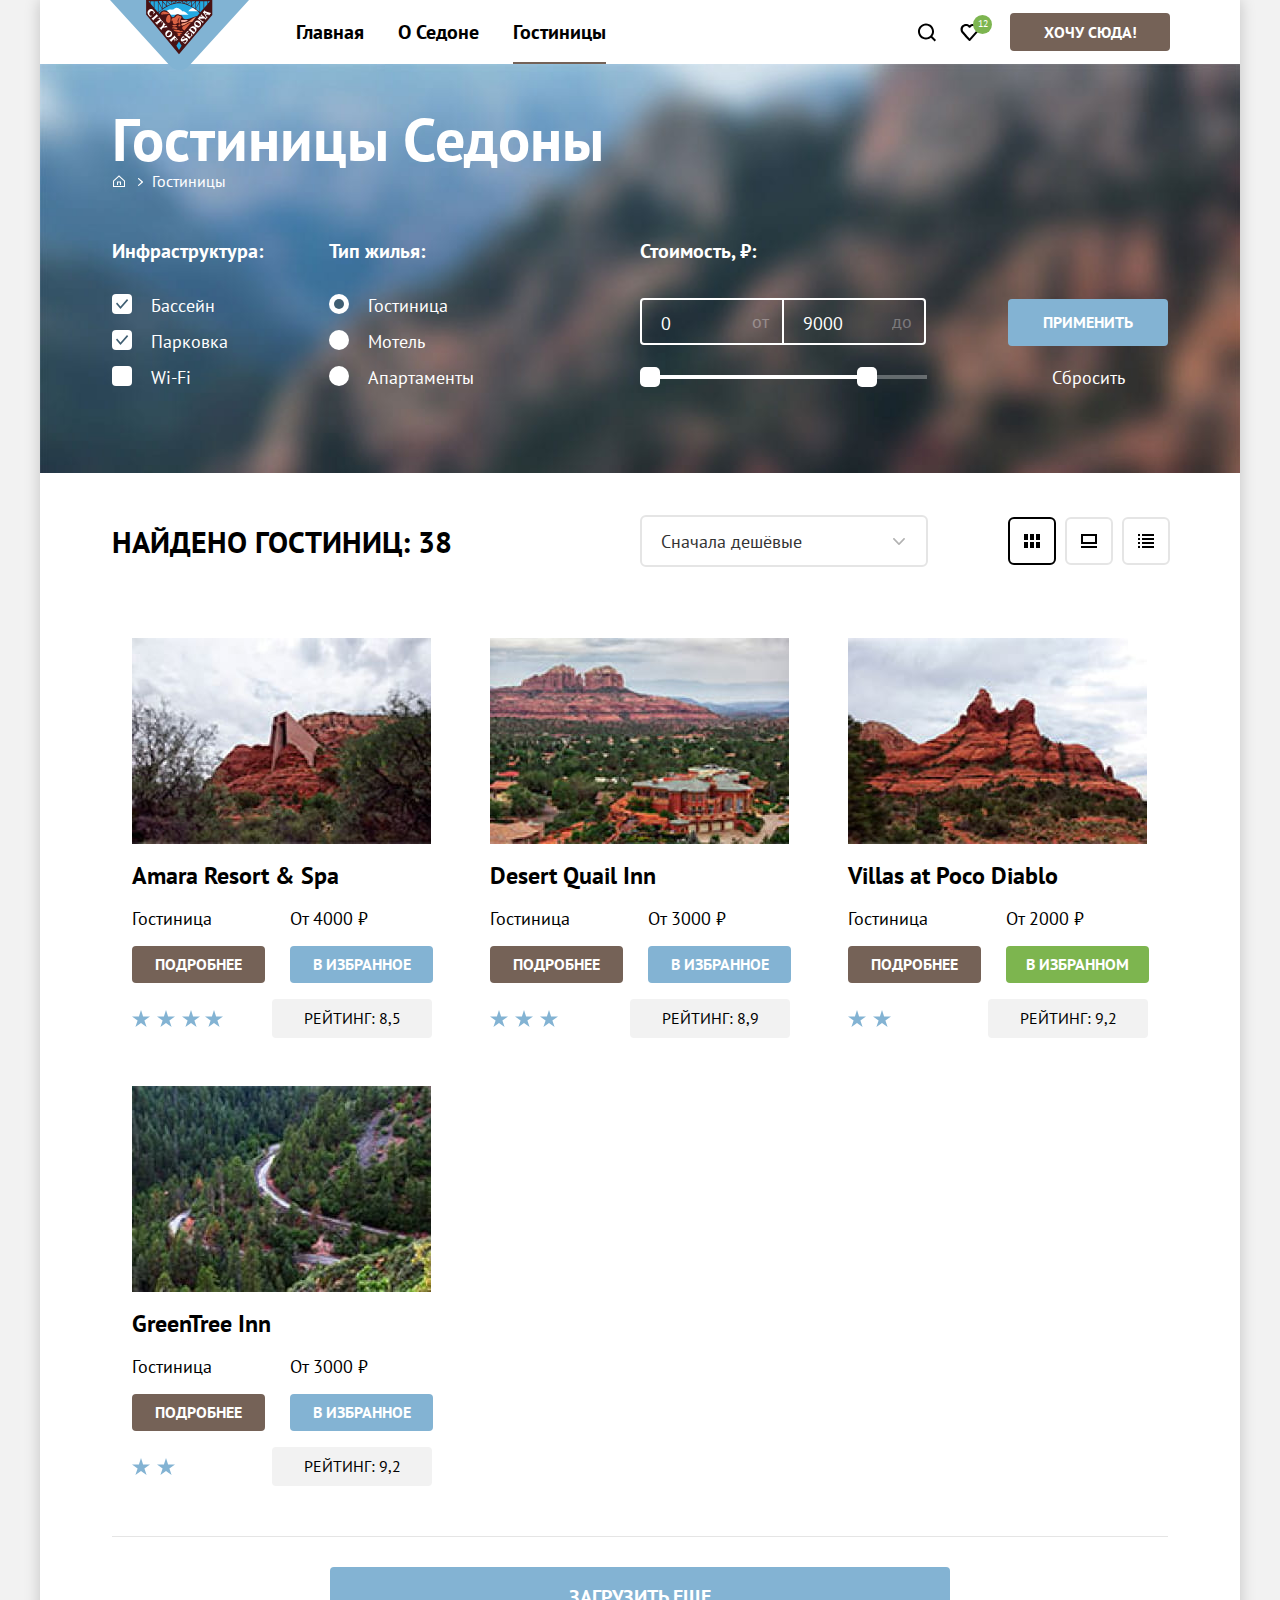
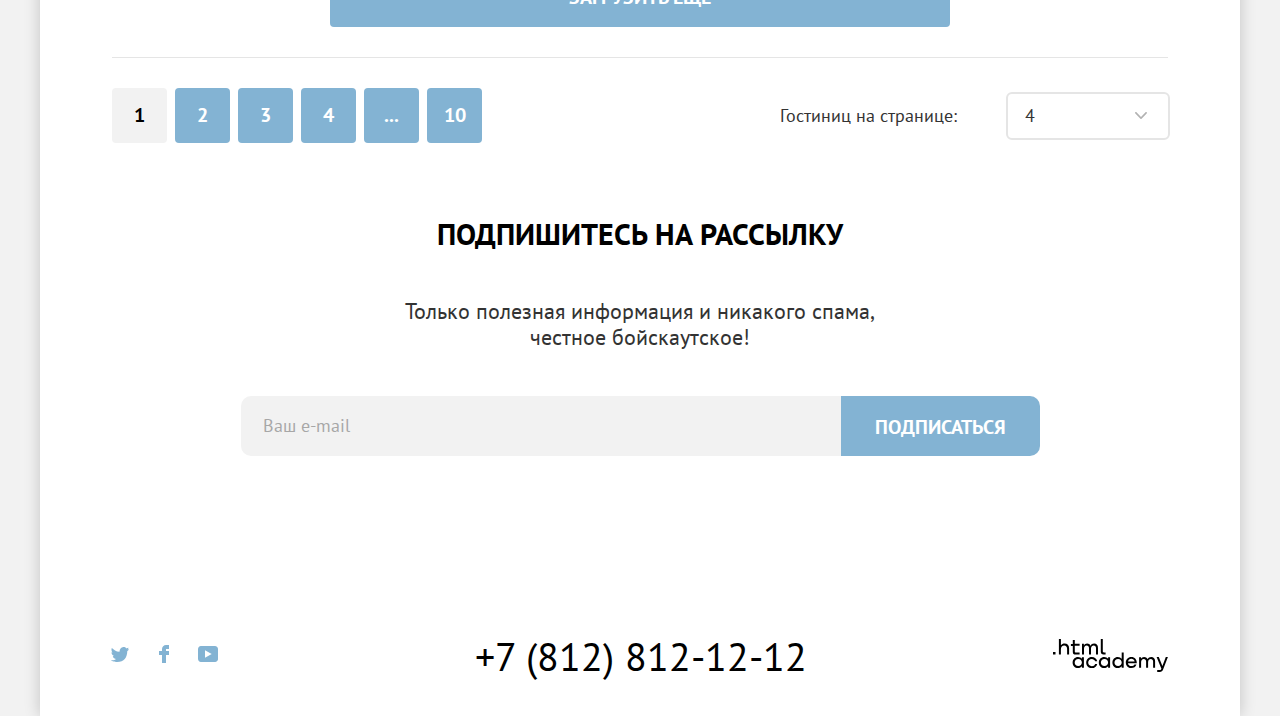
<file: catalog.html>
<!DOCTYPE html>
<html lang="ru">
  <head>
    <meta charset="utf-8">
    <title>HTML Academy: Sedona</title>
    <link rel="icon" type="image/png" sizes="32x32" href="images/favicon.png">
    <link rel="stylesheet" href="styles/styles.css">
  </head>

  <body>
    <header class="page-header">
      <nav class="navigation">
        <a class="logo-link" href="index.html">
          <img class="logo" src="images/logo.svg" width="139" height="70" alt="Логотип city of Sedona.">
        </a>
        <ul class="navigation-list">
          <li class="navigation-item">
            <a class="navigation-link" href="index.html">Главная</a>
          </li>
          <li class="navigation-item">
            <a class="navigation-link" href="index.html">О Седоне</a>
          </li>
          <li class="navigation-item">
            <a class="navigation-link navigation-link-current-catalog" href="catalog.html">Гостиницы</a>
          </li>
        </ul>
        <ul class="navigation-list navigation-user">
          <li class="navigation-item">
            <a class="navigation-link" href="#">
              <svg class="navigation-icon" aria-hidden="true" focusable="false" width="20" height="19" viewBox="0 0 20 19" fill="currentColor" xmlns="http://www.w3.org/2000/svg">
                <path fill-rule="evenodd" clip-rule="evenodd" d="m19.026 17.05-3.71-3.7c1.002-1.3 1.704-3 1.704-4.9 0-4.4-3.61-8-8.023-8C4.585.45.975 4.15.975 8.55c0 4.4 3.61 8 8.022 8 1.805 0 3.51-.6 4.914-1.7l3.71 3.7 1.405-1.5Zm-10.029-2.5c-3.309 0-6.017-2.7-6.017-6s2.708-6 6.017-6c3.31 0 6.017 2.7 6.017 6s-2.707 6-6.017 6Z"/>
              </svg>
              <span class="visually-hidden">Поиск</span>
            </a>
          </li>
          <li class="navigation-item">
            <a class="navigation-link" href="#">
              <svg class="navigation-icon" aria-hidden="true" focusable="false" width="19" height="17" viewBox="0 0 19 17" fill="currentColor" xmlns="http://www.w3.org/2000/svg">
                <path fill-rule="evenodd" clip-rule="evenodd" d="M9.444 17c-.301 0-.602-.1-.802-.4-5.416-6.1-6.72-7.5-7.02-7.9C.92 7.8.519 6.6.519 5.4c0-3 2.406-5.4 5.515-5.4 1.304 0 2.507.5 3.51 1.3C10.547.5 11.851 0 13.054 0c3.008 0 5.516 2.4 5.516 5.4 0 1.3-.502 2.5-1.304 3.4l-7.02 7.9c-.2.2-.401.3-.802.3ZM3.427 7.5c.3.4 3.51 4 6.117 6.9l6.218-7c.501-.5.702-1.2.702-2 0-1.8-1.505-3.3-3.31-3.3-1.002 0-2.005.5-2.707 1.3-.301.3-.602.4-.903.4-.3 0-.602-.2-.802-.4-.702-.8-1.705-1.3-2.708-1.3-1.805 0-3.31 1.5-3.31 3.3-.1.9.302 1.6.703 2.1-.1 0-.1 0 0 0Z"/>
              </svg>
              <span class="visually-hidden">Избранное</span>
              <span class="number-like">12</span>  
            </a>
          </li>
          <li class="navigation-item">
            <a class="navigation-link navigation-link--button" href="#">Хочу сюда!</a>
          </li>
        </ul>
      </nav>
    </header>

    <main class="main-container main-inner">
      <div class="page-container">
        <section class="inner-block">
          <header class="inner-header">
            <h1 class="inner-header-title">Гостиницы Седоны</h1>
            <ul class="breadcrumbs-list">
              <li class="breadcrumbs-item">
                <a class="breadcrumbs-link" href="index.html">
                  <svg class="breadcrumbs-icon" aria-hidden="true" focusable="false" width="12" height="12" xmlns="http://www.w3.org/2000/svg">
                    <path d="M6 .3 0 5.8V12h12V5.8L6 .3ZM11 11H1V6.2l5-4.5 5 4.5V11Z"/>
                    <path d="M4 10h1V7.5h2V10h1V6.5H4V10Z"/>
                  </svg>
                  <span class="visually-hidden">Главная</span>
                </a>
              </li>
              <li class="breadcrumbs-item">
                <a class="breadcrumbs-link" href="#">Гостиницы</a>
              </li>
            </ul>
          </header>
    
          <section class="catalog-filter">
            <h2 class="visually-hidden">Список гостиниц с фильтрами</h2>
            <form class="catalog-filter-form" action="https://echo.htmlacademy.ru/" method="get">

              <div class="catalog-filter-box">
                <fieldset class="catalog-filter-group">
                  <legend class="catalog-filter-title">Инфраструктура:</legend>
                  <ul class="catalog-filter-list">
                    <li class="catalog-filter-item">
                      <label class="control">
                        <input class="visually-hidden control-input" type="checkbox" name="pool" checked>
                        <span class="control-mark"></span>
                        <span class="control-label">Бассейн</span>
                      </label>
                    </li>
                    <li class="catalog-filter-item">
                      <label class="control">
                        <input class="visually-hidden control-input" type="checkbox" name="parking" checked>
                        <span class="control-mark"></span>
                        <span class="control-label">Парковка</span>                      
                      </label>
                    </li>
                    <li class="catalog-filter-item">
                      <label class="control">
                        <input class="visually-hidden control-input" type="checkbox" name="wi-fi">
                        <span class="control-mark"></span>
                        <span class="control-label">Wi-Fi</span>                      
                      </label>
                    </li>
                  </ul>                  
                </fieldset>
      
                <fieldset class="catalog-filter-group">
                  <legend class="catalog-filter-title">Тип жилья:</legend>
                  <ul class="catalog-filter-list">
                    <li class="catalog-filter-item">
                      <label class="control">
                        <input class="visually-hidden control-input" type="radio" name="hotel-group" value="hotel" checked>
                        <span class="control-mark control-mark-radio"></span>
                        <span class="control-label">Гостиница</span>                      
                      </label>
                    </li>
                    <li class="catalog-filter-item">
                      <label class="control">
                        <input class="visually-hidden control-input" type="radio" name="hotel-group" value="motel">
                        <span class="control-mark control-mark-radio"></span>
                        <span class="control-label">Мотель</span>                      
                      </label>
                    </li>
                    <li class="catalog-filter-item">
                      <label class="control">
                        <input class="visually-hidden control-input" type="radio" name="hotel-group" value="apartments">
                        <span class="control-mark control-mark-radio"></span>
                        <span class="control-label">Апартаменты</span>                      
                      </label>
                    </li>
                  </ul>
                </fieldset>
              </div>
    
              <fieldset class="catalog-filter-group-range">
                <legend class="catalog-filter-title-range">Стоимость, ₽:</legend>
  
                <div class="range">
                  <div class="range-wrapper-inputs">
                    <label class="catalog-filter-label">
                      <input class="range-input" type="number" value="0" name="min-price">
                      <span class="range-input-text">от</span>
                    </label>                    
                    <label class="catalog-filter-label">
                      <input class="range-input" type="number" value="9000" name="max-price">
                      <span class="range-input-text">до</span>
                    </label>
                  </div>

                  <div class="range-scale">
                    <div class="range-bar">
                      <button class="range-toggle toggle-min" type="button">
                        <span class="visually-hidden">Изменить минимальную цену.</span>
                      </button>
                      <button class="range-toggle toggle-max" type="button">
                        <span class="visually-hidden">Изменить максимальную цену.</span>
                      </button>
                    </div>
                  </div>  
                </div>
              </fieldset>

              <div class="catalog-filter-choice">
                <button class="button button--submit" type="submit">Применить</button>
                <button class="button button--reset" type="reset">Сбросить</button>
              </div>
            </form>             
          </section>
        </section>
  
        <section class="select">
          <h2 class="visually-hidden">Сортировка</h2>
          <span class="select-filter">Найдено гостиниц: 38</span>
          <div class="sorting-type">
            <select class="select-control" aria-label="Сортировка">
              <option value="cheap">Сначала дешёвые</option>
              <option value="expensive">Сначала дорогие</option>
              <option value="popular">Сначала популярные</option>                             
            </select>
          </div>
          <div class="sorting-container">
            <a class="card-grid-toggle card-grid-toggle-current" href="#">
              <svg aria-hidden="true" focusable="false" width="16" height="14" fill="none" xmlns="http://www.w3.org/2000/svg">
                <path d="M4 0H0v6h4V0Zm12 0h-4v6h4V0Zm-6 0H6v6h4V0ZM4 8H0v6h4V8Zm12 0h-4v6h4V8Zm-6 0H6v6h4V8Z" fill="#000"/>
              </svg>
              <span class="visually-hidden">Режим заголовка</span>
            </a>
            <a class="card-grid-toggle" href="#">
              <svg aria-hidden="true" focusable="false" width="16" height="14" fill="none" xmlns="http://www.w3.org/2000/svg">
                <path d="M16 12H0v2h16v-2ZM14 2v6H2V2h12Zm2-2H0v10h16V0Z" fill="#000"/>
              </svg>
              <span class="visually-hidden">Режим слайд-шоу</span>
            </a>
            <a class="card-grid-toggle" href="#">
              <svg aria-hidden="true" focusable="false" width="16" height="14" fill="none" xmlns="http://www.w3.org/2000/svg">
                <path d="M2 0H0v2h2V0Zm14 0H4v2h12V0ZM2 4H0v2h2V4Zm14 0H4v2h12V4ZM2 8H0v2h2V8Zm14 0H4v2h12V8ZM2 12H0v2h2v-2Zm14 0H4v2h12v-2Z" fill="#000"/>
              </svg>
              <span class="visually-hidden">Режим списка</span>
            </a>
          </div>
        </section>
  
        <section class="hotels">
          <h2 class="visually-hidden">Результаты поиска</h2>
          <ul class="hotel-list">
            <li class="hotel-card">
              <a class="hotel-card-link" href="#">
                <img class="hotel-card-image" src="images/hotel/hotel-1.jpg" width="299" height="206" alt="Отель Amara Resort & Spa.">
              </a>
              <a class="hotel-card-link-title" href="#">                
                <h3 class="hotel-card-title">Amara Resort & Spa</h3>
              </a>
              <div class="hotel-card-content">
                <span class="hotel-group">Гостиница</span>
                <span class="hotel-card-price">От 4000 ₽</span>
                <a class="button button--hotel-card" href="#">подробнее</a>
                <a class="button button--hotel-like" href="#">В избранное</a>
              </div>
              <div class="hotel-card-rating">
                <span class="hotel-card-stars stars-four"></span>
                <span class="rating-number">Рейтинг: 8,5</span>                       
              </div>
            </li>
            <li class="hotel-card">
              <a class="hotel-card-link" href="#">
                <img class="hotel-card-image" src="images/hotel/hotel-2.jpg" width="299" height="206" alt="Отель Desert Quail Inn.">
              </a>
              <a class="hotel-card-link-title" href="#">
                <h3 class="hotel-card-title">Desert Quail Inn</h3>
              </a>
              <div class="hotel-card-content">
                <span class="hotel-group">Гостиница</span>
                <span class="hotel-card-price">От 3000 ₽</span>
                <a class="button button--hotel-card" href="#">подробнее</a>
                <a class="button button--hotel-like" href="#">В избранное</a>
              </div>
              <div class="hotel-card-rating">
                <span class="hotel-card-stars stars-three"></span>
                <span class="rating-number">Рейтинг: 8,9</span>
              </div>
            </li>
            <li class="hotel-card">
              <a class="hotel-card-link" href="#">
                <img class="hotel-card-image" src="images/hotel/hotel-3.jpg" width="299" height="206" alt="Отель Villas at Poco Diablo.">
              </a>
              <a class="hotel-card-link-title" href="#">
                <h3 class="hotel-card-title">Villas at Poco Diablo</h3>
              </a>
              <div class="hotel-card-content">
                <span class="hotel-group">Гостиница</span>
                <span class="hotel-card-price">От 2000 ₽</span>
                <a class="button button--hotel-card" href="#">подробнее</a>
                <a class="button button--hotel-like button--hotel-like-in" href="#">В избранном</a>
              </div>
              <div class="hotel-card-rating">
                <span class="hotel-card-stars stars-two"></span>
                <span class="rating-number">Рейтинг: 9,2</span>
              </div>
            </li>              
            <li class="hotel-card">
              <a class="hotel-card-link" href="#">
                <img class="hotel-card-image" src="images/hotel/hotel-4.jpg" width="299" height="206" alt="Отель GreenTree Inn.">
              </a>
              <a class="hotel-card-link-title" href="#">
                <h3 class="hotel-card-title">GreenTree Inn</h3>
              </a>
              <div class="hotel-card-content">
                <span class="hotel-group">Гостиница</span>
                <span class="hotel-card-price">От 3000 ₽</span>
                <a class="button button--hotel-card" href="#">подробнее</a>
                <a class="button button--hotel-like" href="#">В избранное</a>
              </div>
              <div class="hotel-card-rating">
                <span class="hotel-card-stars stars-two"></span>
                <span class="rating-number">Рейтинг: 9,2</span>
              </div>
            </li>
          </ul>
  
          <div class="button-line">
            <button class="button button--load" type="button">Загрузить еще</button>
          </div>
        </section>
  
        <section class="pagination">
          <h2 class="visually-hidden">Список страниц</h2>
          <div class="pagination-container">
            <ul class="pagination-list">
              <li class="pagination-item">
                <a class="pagination-link pagination-current " >1</a>
              </li>
              <li class="pagination-item">
                <a class="pagination-link" href="#">2</a>
              </li>
              <li class="pagination-item">
                <a class="pagination-link" href="#">3</a>
              </li>
              <li class="pagination-item">
                <a class="pagination-link" href="#">4</a>
              </li>
              <li class="pagination-item">
                <a class="pagination-link" href="#">...</a>
              </li>
              <li class="pagination-item">
                <a class="pagination-link pagination-last" href="#">10</a>
              </li>
            </ul>
            <span class="pagination-filter">Гостиниц на странице:</span>
            <select class="pagination-control" aria-label="Количество">
              <option value="4">4</option>
              <option value="2">2</option>
              <option value="1">1</option>                             
            </select>

          </div>
  
        </section>
  
        <section class="subscription subscription--no-image">
          <h2 class="subscription-title">Подпишитесь на рассылку</h2>
          <p class="subscription-description">Только полезная информация и никакого спама, <br> честное бойскаутское!</p>
          <form class="subscription-form" action="https://echo.htmlacademy.ru/" method="post">
            <label class="visually-hidden" for="subscription-email">Email</label>
            <input class="field" placeholder="Ваш e-mail" type="email" name="subscription-email" id="subscription-email" required>
            <button class="button subscription-button" type="submit">Подписаться</button>
          </form>
        </section>
      </div>
    </main>

    <footer class="page-footer">    
      <section class="footer-social">
        <h2 class="visually-hidden">Давайте дружить</h2>
        <ul class="footer-social-list">
          <li class="footer-social-item">
            <a class="footer-social-link footer-social-tw" href="https://twitter.com/htmlacademy_ru">
              <svg class="social-icon" aria-hidden="true" focusable="false" width="18" height="15" viewBox="0 0 18 15" fill="currentColor" xmlns="http://www.w3.org/2000/svg">
                <path d="M11.6.2c1.8-.5 3.2.3 3.8 1.2.7-.2 1.4-.5 2.1-.7 0 .9-.6 1.5-.9 1.8.7.1 1.4-.6 1.4-.6-.2 1-1.1 1.8-1.7 2C16.1 10.7 13 15.1 5.7 15h-.5c-.4 0-4.4-.5-5.2-1.9 2.4.2 4.1-.4 5-1.2-1-.3-2.9-.4-3.2-2.9.4.1.6.2 1.3.1C1.8 8.3.4 7.5.5 5.3c.3.3 1.1.5 1.4.5C1.1 5.6-.2 2.5.9.9c1.9 1.9 4 3.6 7.6 3.8C8.7 2.3 9.7.8 11.6.2Z"/>
              </svg>
              <span class="visually-hidden">Twitter</span>
            </a>
          </li>
          <li class="footer-social-item">
            <a class="footer-social-link footer-social-fb" href="https://www.facebook.com/htmlacademy">
              <svg class="social-icon" aria-hidden="true" focusable="false" width="10" height="18" viewBox="0 0 10 18" fill="currentColor" xmlns="http://www.w3.org/2000/svg">
                <path d="M7 0C4.8 0 3 1.8 3 4v2H0v4h3v8h4v-8h3V6H7V4h3V0H7Z"/>
              </svg>
              <span class="visually-hidden">Facebook</span>
            </a>
          </li>
          <li class="footer-social-item">
            <a class="footer-social-link footer-social-yuotube" href="https://www.youtube.com/c/HTMLAcademyRUS">
              <svg class="social-icon" aria-hidden="true" focusable="false" width="20" height="16" viewBox="0 0 20 16" fill="currentColor" xmlns="http://www.w3.org/2000/svg">
                <path d="M17 0H2.9C1.2 0 0 1.5 0 3.2v9.5C0 14.5 1.2 16 2.9 16h14.3c1.5 0 2.9-1.5 2.9-3.2V3.2C19.9 1.5 18.7 0 17 0ZM7 11.8V4.2L13.7 8 7 11.8Z"/>
              </svg>
              <span class="visually-hidden">Youtube</span>
            </a>
          </li>
        </ul>
      </section>

      <section class="contacts">
        <h2 class="visually-hidden">Контакты</h2>
        <address class="contact-address">
          <a class="contacts-phone" href="tel:+78121212">+7 (812) 812-12-12</a>
        </address> 
      </section>

      <section class="htmlacademy">
        <h2 class="visually-hidden">Разработчик</h2>
        <p class="visually-hidden">Сделано в htmlacademy</p>
        <a class="htmlacademy-link" href="https://htmlacademy.ru">
          <svg class="htmlacademy-icon" aria-hidden="true" focusable="false" width="115" height="33" viewBox="0 0 115 33" fill="currenColor" xmlns="http://www.w3.org/2000/svg">
            <path d="M0 12.9v2.6h2.5v-2.6H0ZM11.6 4.5c-1.6 0-2.8.7-3.6 1.7h-.1V0h-2v15.5h2v-5.3c0-2.1 1.3-3.6 3.3-3.6 1.8 0 2.9 1.4 2.9 3.2v5.7h2V9.4c.1-3-1.8-4.9-4.5-4.9ZM26.6 4.8h-4.8V1.1h-2v3.8h-1.9v2h1.9v6c0 1.7 1 2.7 2.7 2.7h4.1v-2h-3.7c-.7 0-1.1-.4-1.1-1.1V6.8h4.8v-2ZM41.1 4.6c-1.6 0-2.9.8-3.5 2.1h-.1c-.6-1.2-1.8-2.1-3.4-2.1-1.4 0-2.5.8-3.1 1.8h-.1V4.8H29v10.6h2V10c0-2 1-3.5 2.6-3.5 1.5 0 2.4 1 2.4 2.6v6.3h2V9.8c0-2.4 1.4-3.3 2.6-3.3 1.5 0 2.4 1 2.4 2.6v6.3h2V8.9c.1-2.5-1.4-4.3-3.9-4.3ZM47.8 12.7c0 1.7 1 2.7 2.8 2.7h2v-2h-1.7c-.7 0-1.1-.4-1.1-1.1V0h-2v12.7ZM28.9 19.7c-.9-1.1-2.2-1.8-3.9-1.8-3.1 0-5.4 2.3-5.4 5.6s2.3 5.6 5.4 5.6c1.8 0 3-.8 3.8-1.9h.1v1.6h2V18.2h-2v1.5Zm-3.6 7.4c-2.2 0-3.6-1.6-3.6-3.6s1.4-3.6 3.6-3.6 3.6 1.6 3.6 3.6c0 1.9-1.4 3.6-3.6 3.6ZM44.2 22c-.5-2.4-2.6-4.1-5.4-4.1-3.4 0-5.6 2.5-5.6 5.6 0 3.1 2.2 5.6 5.6 5.6 2.8 0 4.9-1.8 5.4-4.2h-2.1c-.4 1.3-1.7 2.3-3.3 2.3-2.2 0-3.6-1.6-3.6-3.6s1.4-3.6 3.6-3.6c1.6 0 2.8 1 3.3 2.2h2.1V22ZM55.1 19.7c-.9-1.1-2.2-1.8-3.9-1.8-3.1 0-5.4 2.3-5.4 5.6s2.3 5.6 5.4 5.6c1.8 0 3-.8 3.8-1.9h.1v1.6h2V18.2h-2v1.5Zm-3.6 7.4c-2.2 0-3.6-1.6-3.6-3.6s1.4-3.6 3.6-3.6 3.6 1.6 3.6 3.6c0 1.9-1.5 3.6-3.6 3.6ZM68.7 19.8c-.9-1.1-2.2-1.9-3.9-1.9-3.1 0-5.4 2.3-5.4 5.6s2.2 5.6 5.4 5.6c1.7 0 3-.8 3.8-1.8h.1v1.5h2V13.4h-2v6.4Zm-3.6 7.3c-2.2 0-3.6-1.6-3.6-3.6s1.4-3.6 3.6-3.6 3.6 1.6 3.6 3.6c-.1 2-1.5 3.6-3.6 3.6ZM78.3 17.9c-3.3 0-5.5 2.5-5.5 5.6 0 3 2.1 5.6 5.5 5.6 2.5 0 4.5-1.3 5.2-3.6h-2.1c-.5 1-1.6 1.6-3 1.6-1.9 0-3.3-1.3-3.4-2.9h8.8c.2-3.6-2-6.3-5.5-6.3Zm0 1.9c1.7 0 3 1 3.3 2.6h-6.5c.3-1.5 1.5-2.6 3.2-2.6ZM98.2 17.9c-1.6 0-2.9.8-3.6 2h-.1c-.6-1.2-1.8-2-3.4-2-1.4 0-2.5.7-3.1 1.8v-1.5h-1.9v10.6h2v-5.4c0-2 1-3.4 2.6-3.5 1.5 0 2.4 1 2.4 2.6v6.3h2v-5.6c0-2.4 1.4-3.3 2.6-3.3 1.5 0 2.4 1 2.4 2.6v6.3h2v-6.5c.1-2.6-1.4-4.4-3.9-4.4ZM109.4 27l-3.6-8.9h-2.2l4.8 11.6c-.3.9-.7 1.2-1.7 1.2h-2.5v2h2.5c1.8 0 2.8-.8 3.5-2.6l4.7-12.2h-2.1l-3.4 8.9Z"/>
          </svg>              
        </a>
      </section>
    </footer>

  </body>
  
</html>
</file>
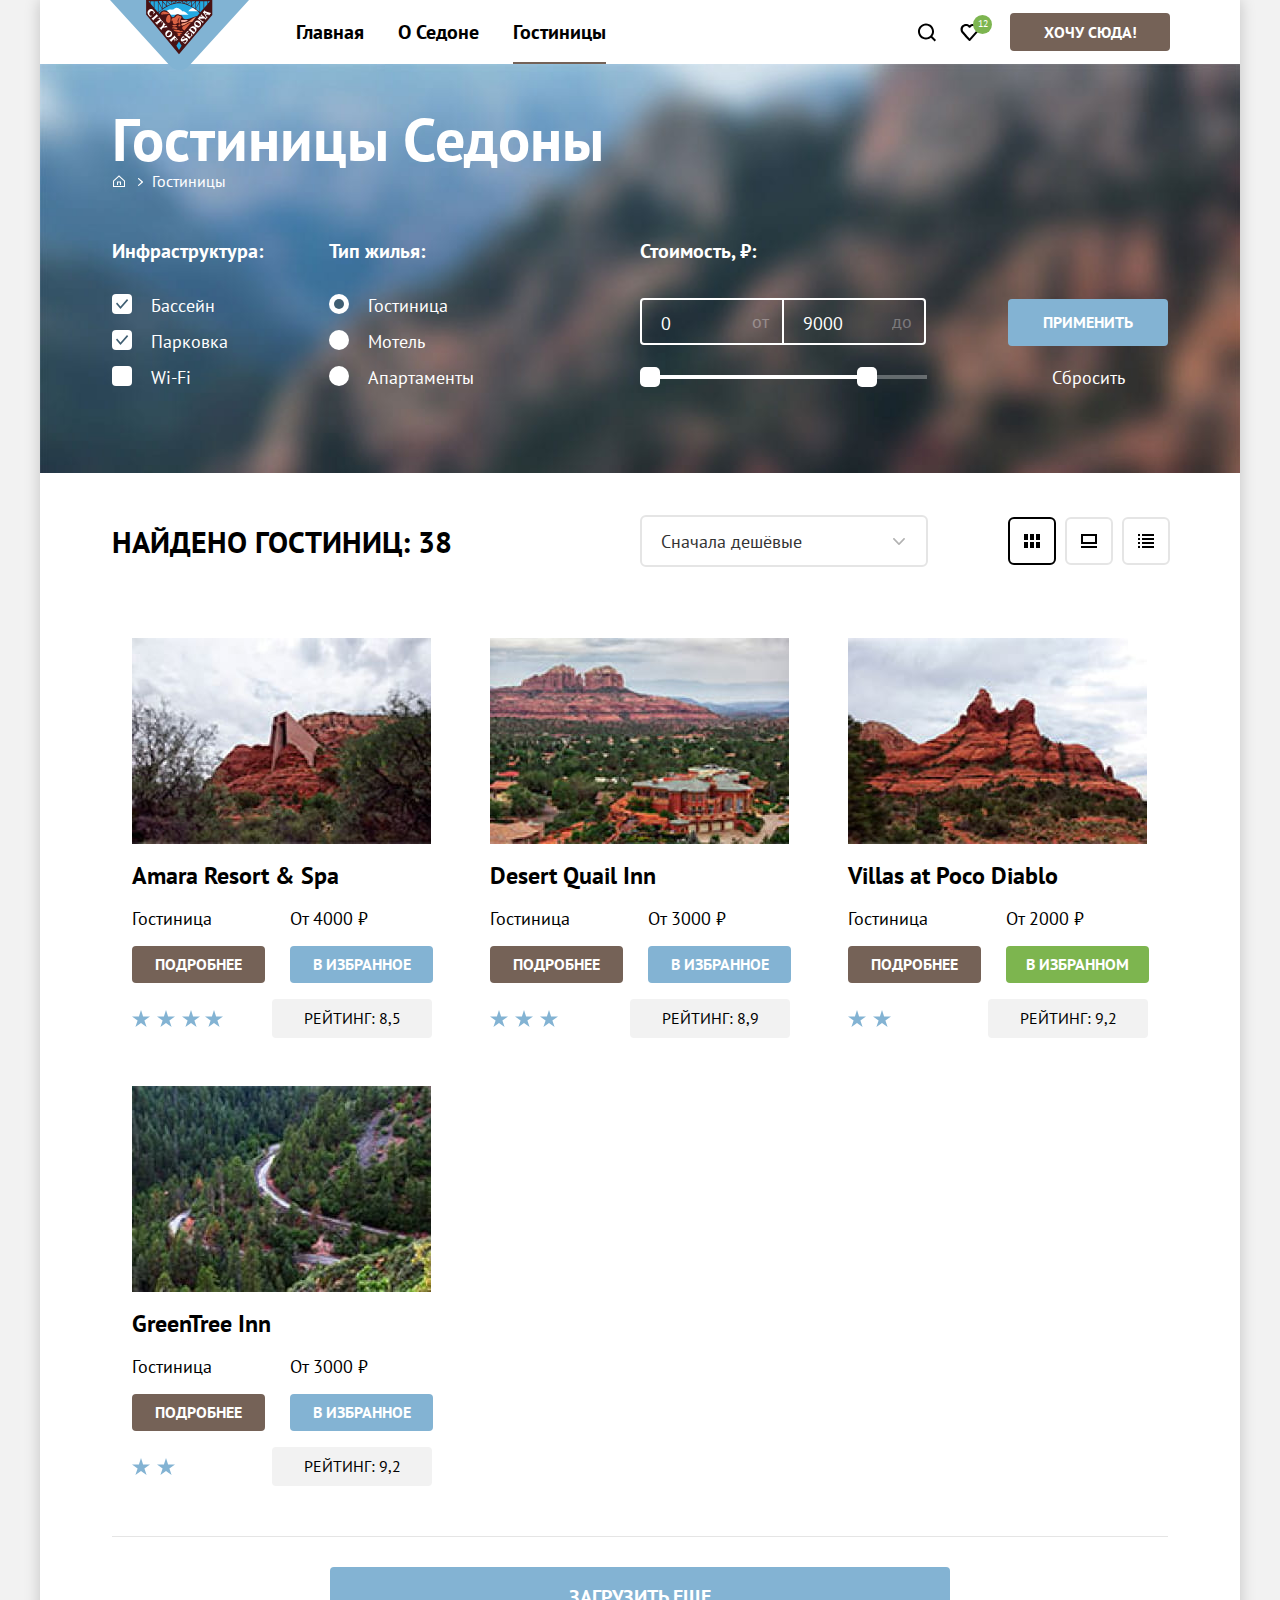
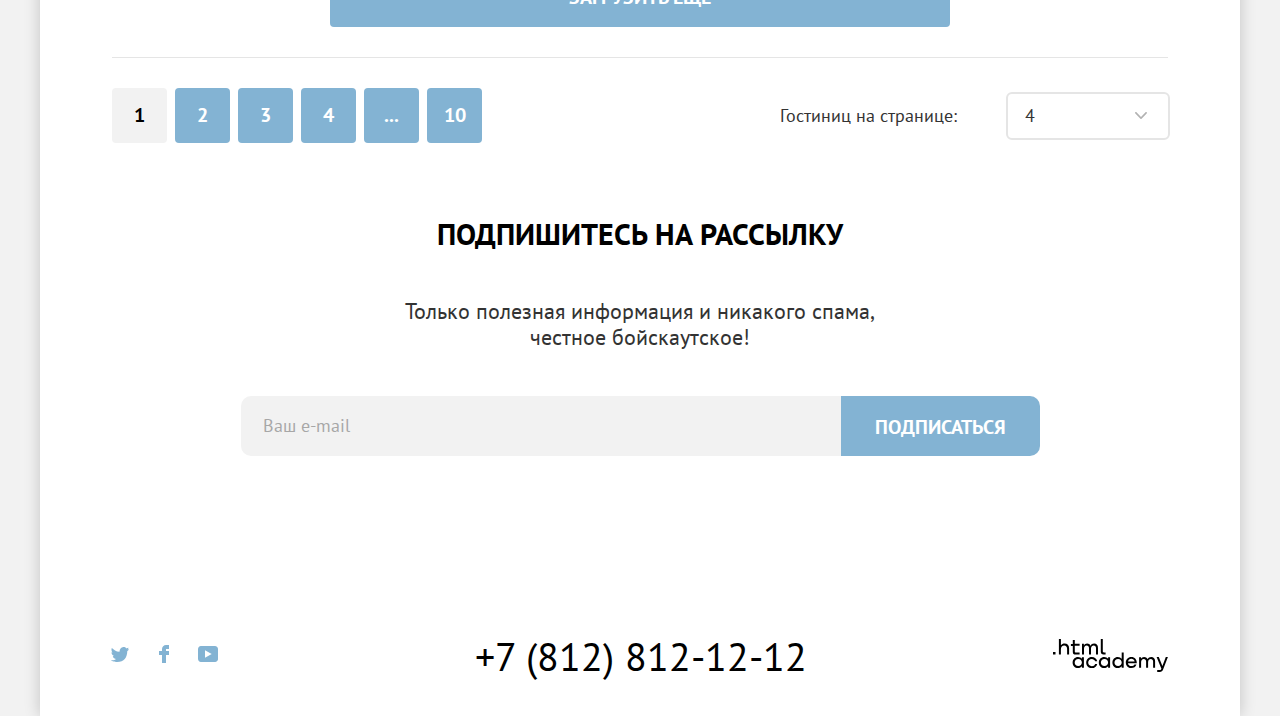
<file: master/catalog.html>
<!DOCTYPE html>
<html lang="ru">
  <head>
    <meta charset="utf-8">
    <title>HTML Academy: Sedona</title>
    <link rel="icon" type="image/png" sizes="32x32" href="images/favicon.png">
    <link rel="stylesheet" href="styles/styles.css">
    <base href="https://htmlacademy-htmlcss.github.io/2015563-sedona-33/master/">
</head>

  <body>
    <header class="page-header">
      <nav class="navigation">
        <a class="logo-link" href="index.html">
          <img class="logo" src="images/logo.svg" width="139" height="70" alt="Логотип city of Sedona.">
        </a>
        <ul class="navigation-list">
          <li class="navigation-item">
            <a class="navigation-link" href="index.html">Главная</a>
          </li>
          <li class="navigation-item">
            <a class="navigation-link" href="index.html">О Седоне</a>
          </li>
          <li class="navigation-item">
            <a class="navigation-link navigation-link-current-catalog" href="catalog.html">Гостиницы</a>
          </li>
        </ul>
        <ul class="navigation-list navigation-user">
          <li class="navigation-item">
            <a class="navigation-link" href="#">
              <svg class="navigation-icon" aria-hidden="true" focusable="false" width="20" height="19" viewBox="0 0 20 19" fill="currentColor" xmlns="http://www.w3.org/2000/svg">
                <path fill-rule="evenodd" clip-rule="evenodd" d="m19.026 17.05-3.71-3.7c1.002-1.3 1.704-3 1.704-4.9 0-4.4-3.61-8-8.023-8C4.585.45.975 4.15.975 8.55c0 4.4 3.61 8 8.022 8 1.805 0 3.51-.6 4.914-1.7l3.71 3.7 1.405-1.5Zm-10.029-2.5c-3.309 0-6.017-2.7-6.017-6s2.708-6 6.017-6c3.31 0 6.017 2.7 6.017 6s-2.707 6-6.017 6Z"/>
              </svg>
              <span class="visually-hidden">Поиск</span>
            </a>
          </li>
          <li class="navigation-item">
            <a class="navigation-link" href="#">
              <svg class="navigation-icon" aria-hidden="true" focusable="false" width="19" height="17" viewBox="0 0 19 17" fill="currentColor" xmlns="http://www.w3.org/2000/svg">
                <path fill-rule="evenodd" clip-rule="evenodd" d="M9.444 17c-.301 0-.602-.1-.802-.4-5.416-6.1-6.72-7.5-7.02-7.9C.92 7.8.519 6.6.519 5.4c0-3 2.406-5.4 5.515-5.4 1.304 0 2.507.5 3.51 1.3C10.547.5 11.851 0 13.054 0c3.008 0 5.516 2.4 5.516 5.4 0 1.3-.502 2.5-1.304 3.4l-7.02 7.9c-.2.2-.401.3-.802.3ZM3.427 7.5c.3.4 3.51 4 6.117 6.9l6.218-7c.501-.5.702-1.2.702-2 0-1.8-1.505-3.3-3.31-3.3-1.002 0-2.005.5-2.707 1.3-.301.3-.602.4-.903.4-.3 0-.602-.2-.802-.4-.702-.8-1.705-1.3-2.708-1.3-1.805 0-3.31 1.5-3.31 3.3-.1.9.302 1.6.703 2.1-.1 0-.1 0 0 0Z"/>
              </svg>
              <span class="visually-hidden">Избранное</span>
              <span class="number-like">12</span>  
            </a>
          </li>
          <li class="navigation-item">
            <a class="navigation-link navigation-link--button" href="#">Хочу сюда!</a>
          </li>
        </ul>
      </nav>
    </header>

    <main class="main-container main-inner">
      <div class="page-container">
        <section class="inner-block">
          <header class="inner-header">
            <h1 class="inner-header-title">Гостиницы Седоны</h1>
            <ul class="breadcrumbs-list">
              <li class="breadcrumbs-item">
                <a class="breadcrumbs-link" href="index.html">
                  <svg class="breadcrumbs-icon" aria-hidden="true" focusable="false" width="12" height="12" xmlns="http://www.w3.org/2000/svg">
                    <path d="M6 .3 0 5.8V12h12V5.8L6 .3ZM11 11H1V6.2l5-4.5 5 4.5V11Z"/>
                    <path d="M4 10h1V7.5h2V10h1V6.5H4V10Z"/>
                  </svg>
                  <span class="visually-hidden">Главная</span>
                </a>
              </li>
              <li class="breadcrumbs-item">
                <a class="breadcrumbs-link" href="#">Гостиницы</a>
              </li>
            </ul>
          </header>
    
          <section class="catalog-filter">
            <h2 class="visually-hidden">Список гостиниц с фильтрами</h2>
            <form class="catalog-filter-form" action="https://echo.htmlacademy.ru/" method="get">

              <div class="catalog-filter-box">
                <fieldset class="catalog-filter-group">
                  <legend class="catalog-filter-title">Инфраструктура:</legend>
                  <ul class="catalog-filter-list">
                    <li class="catalog-filter-item">
                      <label class="control">
                        <input class="visually-hidden control-input" type="checkbox" name="pool" checked>
                        <span class="control-mark"></span>
                        <span class="control-label">Бассейн</span>
                      </label>
                    </li>
                    <li class="catalog-filter-item">
                      <label class="control">
                        <input class="visually-hidden control-input" type="checkbox" name="parking" checked>
                        <span class="control-mark"></span>
                        <span class="control-label">Парковка</span>                      
                      </label>
                    </li>
                    <li class="catalog-filter-item">
                      <label class="control">
                        <input class="visually-hidden control-input" type="checkbox" name="wi-fi">
                        <span class="control-mark"></span>
                        <span class="control-label">Wi-Fi</span>                      
                      </label>
                    </li>
                  </ul>                  
                </fieldset>
      
                <fieldset class="catalog-filter-group">
                  <legend class="catalog-filter-title">Тип жилья:</legend>
                  <ul class="catalog-filter-list">
                    <li class="catalog-filter-item">
                      <label class="control">
                        <input class="visually-hidden control-input" type="radio" name="hotel-group" value="hotel" checked>
                        <span class="control-mark control-mark-radio"></span>
                        <span class="control-label">Гостиница</span>                      
                      </label>
                    </li>
                    <li class="catalog-filter-item">
                      <label class="control">
                        <input class="visually-hidden control-input" type="radio" name="hotel-group" value="motel">
                        <span class="control-mark control-mark-radio"></span>
                        <span class="control-label">Мотель</span>                      
                      </label>
                    </li>
                    <li class="catalog-filter-item">
                      <label class="control">
                        <input class="visually-hidden control-input" type="radio" name="hotel-group" value="apartments">
                        <span class="control-mark control-mark-radio"></span>
                        <span class="control-label">Апартаменты</span>                      
                      </label>
                    </li>
                  </ul>
                </fieldset>
              </div>
    
              <fieldset class="catalog-filter-group-range">
                <legend class="catalog-filter-title-range">Стоимость, ₽:</legend>
  
                <div class="range">
                  <div class="range-wrapper-inputs">
                    <label class="catalog-filter-label">
                      <input class="range-input" type="number" value="0" name="min-price">
                      <span class="range-input-text">от</span>
                    </label>                    
                    <label class="catalog-filter-label">
                      <input class="range-input" type="number" value="9000" name="max-price">
                      <span class="range-input-text">до</span>
                    </label>
                  </div>

                  <div class="range-scale">
                    <div class="range-bar">
                      <button class="range-toggle toggle-min" type="button">
                        <span class="visually-hidden">Изменить минимальную цену.</span>
                      </button>
                      <button class="range-toggle toggle-max" type="button">
                        <span class="visually-hidden">Изменить максимальную цену.</span>
                      </button>
                    </div>
                  </div>  
                </div>
              </fieldset>

              <div class="catalog-filter-choice">
                <button class="button button--submit" type="submit">Применить</button>
                <button class="button button--reset" type="reset">Сбросить</button>
              </div>
            </form>             
          </section>
        </section>
  
        <section class="select">
          <h2 class="visually-hidden">Сортировка</h2>
          <span class="select-filter">Найдено гостиниц: 38</span>
          <div class="sorting-type">
            <select class="select-control" aria-label="Сортировка">
              <option value="cheap">Сначала дешёвые</option>
              <option value="expensive">Сначала дорогие</option>
              <option value="popular">Сначала популярные</option>                             
            </select>
          </div>
          <div class="sorting-container">
            <a class="card-grid-toggle card-grid-toggle-current" href="#">
              <svg aria-hidden="true" focusable="false" width="16" height="14" fill="none" xmlns="http://www.w3.org/2000/svg">
                <path d="M4 0H0v6h4V0Zm12 0h-4v6h4V0Zm-6 0H6v6h4V0ZM4 8H0v6h4V8Zm12 0h-4v6h4V8Zm-6 0H6v6h4V8Z" fill="#000"/>
              </svg>
              <span class="visually-hidden">Режим заголовка</span>
            </a>
            <a class="card-grid-toggle" href="#">
              <svg aria-hidden="true" focusable="false" width="16" height="14" fill="none" xmlns="http://www.w3.org/2000/svg">
                <path d="M16 12H0v2h16v-2ZM14 2v6H2V2h12Zm2-2H0v10h16V0Z" fill="#000"/>
              </svg>
              <span class="visually-hidden">Режим слайд-шоу</span>
            </a>
            <a class="card-grid-toggle" href="#">
              <svg aria-hidden="true" focusable="false" width="16" height="14" fill="none" xmlns="http://www.w3.org/2000/svg">
                <path d="M2 0H0v2h2V0Zm14 0H4v2h12V0ZM2 4H0v2h2V4Zm14 0H4v2h12V4ZM2 8H0v2h2V8Zm14 0H4v2h12V8ZM2 12H0v2h2v-2Zm14 0H4v2h12v-2Z" fill="#000"/>
              </svg>
              <span class="visually-hidden">Режим списка</span>
            </a>
          </div>
        </section>
  
        <section class="hotels">
          <h2 class="visually-hidden">Результаты поиска</h2>
          <ul class="hotel-list">
            <li class="hotel-card">
              <a class="hotel-card-link" href="#">
                <img class="hotel-card-image" src="images/hotel/hotel-1.jpg" width="299" height="206" alt="Отель Amara Resort & Spa.">
              </a>
              <a class="hotel-card-link-title" href="#">                
                <h3 class="hotel-card-title">Amara Resort & Spa</h3>
              </a>
              <div class="hotel-card-content">
                <span class="hotel-group">Гостиница</span>
                <span class="hotel-card-price">От 4000 ₽</span>
                <a class="button button--hotel-card" href="#">подробнее</a>
                <a class="button button--hotel-like" href="#">В избранное</a>
              </div>
              <div class="hotel-card-rating">
                <span class="hotel-card-stars stars-four"></span>
                <span class="rating-number">Рейтинг: 8,5</span>                       
              </div>
            </li>
            <li class="hotel-card">
              <a class="hotel-card-link" href="#">
                <img class="hotel-card-image" src="images/hotel/hotel-2.jpg" width="299" height="206" alt="Отель Desert Quail Inn.">
              </a>
              <a class="hotel-card-link-title" href="#">
                <h3 class="hotel-card-title">Desert Quail Inn</h3>
              </a>
              <div class="hotel-card-content">
                <span class="hotel-group">Гостиница</span>
                <span class="hotel-card-price">От 3000 ₽</span>
                <a class="button button--hotel-card" href="#">подробнее</a>
                <a class="button button--hotel-like" href="#">В избранное</a>
              </div>
              <div class="hotel-card-rating">
                <span class="hotel-card-stars stars-three"></span>
                <span class="rating-number">Рейтинг: 8,9</span>
              </div>
            </li>
            <li class="hotel-card">
              <a class="hotel-card-link" href="#">
                <img class="hotel-card-image" src="images/hotel/hotel-3.jpg" width="299" height="206" alt="Отель Villas at Poco Diablo.">
              </a>
              <a class="hotel-card-link-title" href="#">
                <h3 class="hotel-card-title">Villas at Poco Diablo</h3>
              </a>
              <div class="hotel-card-content">
                <span class="hotel-group">Гостиница</span>
                <span class="hotel-card-price">От 2000 ₽</span>
                <a class="button button--hotel-card" href="#">подробнее</a>
                <a class="button button--hotel-like button--hotel-like-in" href="#">В избранном</a>
              </div>
              <div class="hotel-card-rating">
                <span class="hotel-card-stars stars-two"></span>
                <span class="rating-number">Рейтинг: 9,2</span>
              </div>
            </li>              
            <li class="hotel-card">
              <a class="hotel-card-link" href="#">
                <img class="hotel-card-image" src="images/hotel/hotel-4.jpg" width="299" height="206" alt="Отель GreenTree Inn.">
              </a>
              <a class="hotel-card-link-title" href="#">
                <h3 class="hotel-card-title">GreenTree Inn</h3>
              </a>
              <div class="hotel-card-content">
                <span class="hotel-group">Гостиница</span>
                <span class="hotel-card-price">От 3000 ₽</span>
                <a class="button button--hotel-card" href="#">подробнее</a>
                <a class="button button--hotel-like" href="#">В избранное</a>
              </div>
              <div class="hotel-card-rating">
                <span class="hotel-card-stars stars-two"></span>
                <span class="rating-number">Рейтинг: 9,2</span>
              </div>
            </li>
          </ul>
  
          <div class="button-line">
            <button class="button button--load" type="button">Загрузить еще</button>
          </div>
        </section>
  
        <section class="pagination">
          <h2 class="visually-hidden">Список страниц</h2>
          <div class="pagination-container">
            <ul class="pagination-list">
              <li class="pagination-item">
                <a class="pagination-link pagination-current " >1</a>
              </li>
              <li class="pagination-item">
                <a class="pagination-link" href="#">2</a>
              </li>
              <li class="pagination-item">
                <a class="pagination-link" href="#">3</a>
              </li>
              <li class="pagination-item">
                <a class="pagination-link" href="#">4</a>
              </li>
              <li class="pagination-item">
                <a class="pagination-link" href="#">...</a>
              </li>
              <li class="pagination-item">
                <a class="pagination-link pagination-last" href="#">10</a>
              </li>
            </ul>
            <span class="pagination-filter">Гостиниц на странице:</span>
            <select class="pagination-control" aria-label="Количество">
              <option value="4">4</option>
              <option value="2">2</option>
              <option value="1">1</option>                             
            </select>

          </div>
  
        </section>
  
        <section class="subscription subscription--no-image">
          <h2 class="subscription-title">Подпишитесь на рассылку</h2>
          <p class="subscription-description">Только полезная информация и никакого спама, <br> честное бойскаутское!</p>
          <form class="subscription-form" action="https://echo.htmlacademy.ru/" method="post">
            <label class="visually-hidden" for="subscription-email">Email</label>
            <input class="field" placeholder="Ваш e-mail" type="email" name="subscription-email" id="subscription-email" required>
            <button class="button subscription-button" type="submit">Подписаться</button>
          </form>
        </section>
      </div>
    </main>

    <footer class="page-footer">    
      <section class="footer-social">
        <h2 class="visually-hidden">Давайте дружить</h2>
        <ul class="footer-social-list">
          <li class="footer-social-item">
            <a class="footer-social-link footer-social-tw" href="https://twitter.com/htmlacademy_ru">
              <svg class="social-icon" aria-hidden="true" focusable="false" width="18" height="15" viewBox="0 0 18 15" fill="currentColor" xmlns="http://www.w3.org/2000/svg">
                <path d="M11.6.2c1.8-.5 3.2.3 3.8 1.2.7-.2 1.4-.5 2.1-.7 0 .9-.6 1.5-.9 1.8.7.1 1.4-.6 1.4-.6-.2 1-1.1 1.8-1.7 2C16.1 10.7 13 15.1 5.7 15h-.5c-.4 0-4.4-.5-5.2-1.9 2.4.2 4.1-.4 5-1.2-1-.3-2.9-.4-3.2-2.9.4.1.6.2 1.3.1C1.8 8.3.4 7.5.5 5.3c.3.3 1.1.5 1.4.5C1.1 5.6-.2 2.5.9.9c1.9 1.9 4 3.6 7.6 3.8C8.7 2.3 9.7.8 11.6.2Z"/>
              </svg>
              <span class="visually-hidden">Twitter</span>
            </a>
          </li>
          <li class="footer-social-item">
            <a class="footer-social-link footer-social-fb" href="https://www.facebook.com/htmlacademy">
              <svg class="social-icon" aria-hidden="true" focusable="false" width="10" height="18" viewBox="0 0 10 18" fill="currentColor" xmlns="http://www.w3.org/2000/svg">
                <path d="M7 0C4.8 0 3 1.8 3 4v2H0v4h3v8h4v-8h3V6H7V4h3V0H7Z"/>
              </svg>
              <span class="visually-hidden">Facebook</span>
            </a>
          </li>
          <li class="footer-social-item">
            <a class="footer-social-link footer-social-yuotube" href="https://www.youtube.com/c/HTMLAcademyRUS">
              <svg class="social-icon" aria-hidden="true" focusable="false" width="20" height="16" viewBox="0 0 20 16" fill="currentColor" xmlns="http://www.w3.org/2000/svg">
                <path d="M17 0H2.9C1.2 0 0 1.5 0 3.2v9.5C0 14.5 1.2 16 2.9 16h14.3c1.5 0 2.9-1.5 2.9-3.2V3.2C19.9 1.5 18.7 0 17 0ZM7 11.8V4.2L13.7 8 7 11.8Z"/>
              </svg>
              <span class="visually-hidden">Youtube</span>
            </a>
          </li>
        </ul>
      </section>

      <section class="contacts">
        <h2 class="visually-hidden">Контакты</h2>
        <address class="contact-address">
          <a class="contacts-phone" href="tel:+78121212">+7 (812) 812-12-12</a>
        </address> 
      </section>

      <section class="htmlacademy">
        <h2 class="visually-hidden">Разработчик</h2>
        <p class="visually-hidden">Сделано в htmlacademy</p>
        <a class="htmlacademy-link" href="https://htmlacademy.ru">
          <svg class="htmlacademy-icon" aria-hidden="true" focusable="false" width="115" height="33" viewBox="0 0 115 33" fill="currenColor" xmlns="http://www.w3.org/2000/svg">
            <path d="M0 12.9v2.6h2.5v-2.6H0ZM11.6 4.5c-1.6 0-2.8.7-3.6 1.7h-.1V0h-2v15.5h2v-5.3c0-2.1 1.3-3.6 3.3-3.6 1.8 0 2.9 1.4 2.9 3.2v5.7h2V9.4c.1-3-1.8-4.9-4.5-4.9ZM26.6 4.8h-4.8V1.1h-2v3.8h-1.9v2h1.9v6c0 1.7 1 2.7 2.7 2.7h4.1v-2h-3.7c-.7 0-1.1-.4-1.1-1.1V6.8h4.8v-2ZM41.1 4.6c-1.6 0-2.9.8-3.5 2.1h-.1c-.6-1.2-1.8-2.1-3.4-2.1-1.4 0-2.5.8-3.1 1.8h-.1V4.8H29v10.6h2V10c0-2 1-3.5 2.6-3.5 1.5 0 2.4 1 2.4 2.6v6.3h2V9.8c0-2.4 1.4-3.3 2.6-3.3 1.5 0 2.4 1 2.4 2.6v6.3h2V8.9c.1-2.5-1.4-4.3-3.9-4.3ZM47.8 12.7c0 1.7 1 2.7 2.8 2.7h2v-2h-1.7c-.7 0-1.1-.4-1.1-1.1V0h-2v12.7ZM28.9 19.7c-.9-1.1-2.2-1.8-3.9-1.8-3.1 0-5.4 2.3-5.4 5.6s2.3 5.6 5.4 5.6c1.8 0 3-.8 3.8-1.9h.1v1.6h2V18.2h-2v1.5Zm-3.6 7.4c-2.2 0-3.6-1.6-3.6-3.6s1.4-3.6 3.6-3.6 3.6 1.6 3.6 3.6c0 1.9-1.4 3.6-3.6 3.6ZM44.2 22c-.5-2.4-2.6-4.1-5.4-4.1-3.4 0-5.6 2.5-5.6 5.6 0 3.1 2.2 5.6 5.6 5.6 2.8 0 4.9-1.8 5.4-4.2h-2.1c-.4 1.3-1.7 2.3-3.3 2.3-2.2 0-3.6-1.6-3.6-3.6s1.4-3.6 3.6-3.6c1.6 0 2.8 1 3.3 2.2h2.1V22ZM55.1 19.7c-.9-1.1-2.2-1.8-3.9-1.8-3.1 0-5.4 2.3-5.4 5.6s2.3 5.6 5.4 5.6c1.8 0 3-.8 3.8-1.9h.1v1.6h2V18.2h-2v1.5Zm-3.6 7.4c-2.2 0-3.6-1.6-3.6-3.6s1.4-3.6 3.6-3.6 3.6 1.6 3.6 3.6c0 1.9-1.5 3.6-3.6 3.6ZM68.7 19.8c-.9-1.1-2.2-1.9-3.9-1.9-3.1 0-5.4 2.3-5.4 5.6s2.2 5.6 5.4 5.6c1.7 0 3-.8 3.8-1.8h.1v1.5h2V13.4h-2v6.4Zm-3.6 7.3c-2.2 0-3.6-1.6-3.6-3.6s1.4-3.6 3.6-3.6 3.6 1.6 3.6 3.6c-.1 2-1.5 3.6-3.6 3.6ZM78.3 17.9c-3.3 0-5.5 2.5-5.5 5.6 0 3 2.1 5.6 5.5 5.6 2.5 0 4.5-1.3 5.2-3.6h-2.1c-.5 1-1.6 1.6-3 1.6-1.9 0-3.3-1.3-3.4-2.9h8.8c.2-3.6-2-6.3-5.5-6.3Zm0 1.9c1.7 0 3 1 3.3 2.6h-6.5c.3-1.5 1.5-2.6 3.2-2.6ZM98.2 17.9c-1.6 0-2.9.8-3.6 2h-.1c-.6-1.2-1.8-2-3.4-2-1.4 0-2.5.7-3.1 1.8v-1.5h-1.9v10.6h2v-5.4c0-2 1-3.4 2.6-3.5 1.5 0 2.4 1 2.4 2.6v6.3h2v-5.6c0-2.4 1.4-3.3 2.6-3.3 1.5 0 2.4 1 2.4 2.6v6.3h2v-6.5c.1-2.6-1.4-4.4-3.9-4.4ZM109.4 27l-3.6-8.9h-2.2l4.8 11.6c-.3.9-.7 1.2-1.7 1.2h-2.5v2h2.5c1.8 0 2.8-.8 3.5-2.6l4.7-12.2h-2.1l-3.4 8.9Z"/>
          </svg>              
        </a>
      </section>
    </footer>

  </body>
  
</html>
</file>
<file: styles/styles.css>
@font-face {
  font-family: "PT Sans";
  font-style: normal;
  font-weight: 400;
  src: url("../fonts/ptsans-400.woff2") format("woff2");
  font-display: swap;
}

@font-face {
  font-family: "PT Sans";
  font-style: normal;
  font-weight: 700;
  src: url("../fonts/ptsans-700.woff2") format("woff2");
  font-display: swap;
}

*,
*::before,
*::after {
  box-sizing: border-box;
}

html {
  height: 100%;
}

body {
  display: flex;
  flex-direction: column;
  width: 1200px;
  min-height: 100%;
  font-family: "PT Sans", sans-serif;
  font-size: 18px;
  line-height: 21px;
  color: #000000;
  margin: 0 auto;
  padding: 0;
  background-color: #f2f2f2;
  box-shadow: 0 0 15px 0 rgba(0, 0, 0, 0.2);
}

img {
  max-width: 100%;
  object-fit: contain;
}

.visually-hidden {
  position: absolute;
  width: 1px;
  height: 1px;
  margin: -1px;
  padding: 0;
  border: 0;
  clip: rect(0 0 0 0);
  overflow: hidden;
}

.page-header {
  margin: 0 auto;
  padding: 0;
  background: #ffffff;
}

.navigation {
  position: relative;
  display: flex;
  width: 1200px;
  padding: 0 70px;
  margin: 0 auto;
}

.logo-link {
  position: relative;
  width: 139px;
  z-index: 1;
  outline-offset: 0;
}

.logo {
  position: absolute;
}

.navigation-list {
  display: flex;
  flex-wrap: wrap;
  max-width: 460px;
  margin: 0;
  margin-left: 30px;
  padding: 0;
  align-items: center;
  list-style-type: none;
}

.navigation-item {
  position: relative;
}

.navigation-link {
  position: relative;
  display: block;
  padding: 21px 17px;
  font-size: 20px;
  font-weight: 700;
  text-align: center;
  color: #000000;
  text-decoration: none;
}

.navigation-link:hover {
  color: #756257;
}

.navigation-link:active {
  color: rgba(117, 98, 87, 0.3);
}

.navigation-link-current::before {
  position: absolute;
  bottom: 0;
  right: 17px;
  left: 17px;
  height: 2px;
  background-color: #756257;
  content: "";
}

.navigation-icon {
  position: absolute;
  top: 0;
  right: 0;
  bottom: 0;
  left: 0;
  margin: auto;
}

.navigation-link:hover .navigation-icon {
  fill: #756257;
}

.navigation-link:active .navigation-icon {
  fill: rgba(117, 98, 87, 0.3);
}

.navigation-user {
  width: auto;
  margin-left: auto;
  max-width: 264px;
}

.navigation-user .navigation-link {
  padding: 32px 21px;
}

.navigation-link-current-catalog::before {
  content: "";
  position: absolute;
  bottom: 0;
  height: 2px;
  background-color: #756257;
  right: 17px;
  left: 17px;
}

.number-like {
  position: absolute;
  display: block;
  font-family: inherit;
  font-size: 10px;
  font-weight: 400;
  line-height: 13px;
  color: #ffffff;
  text-align: center;
  margin: 0;
  padding: 2px;
  top: 15px;
  left: 25px;
  width: 19px;
  height: 19px;
  background-color: #7db550;
  border-radius: 50%;
  cursor: pointer;
}

.number-like:active {
  color: rgba(255, 255, 255, 0.3);
}

.navigation-user .navigation-link--button {
  font-family: "PT Sans", sans-serif;
  font-size: 16px;
  line-height: 20px;
  color: #ffffff;
  background-color: #756257;
  width: 160px;
  min-height: 37px;
  text-align: center;
  padding: 9px 15px;
  margin-left: 20px;
  text-transform: uppercase;
  border: none;
  border-radius: 4px;
}

.navigation-link--button:hover {
  background-color: #615048;
}

.navigation-link--button:active {
  background-color: #615048;
  color: rgba(255, 255, 255, 0.3);
}

.navigation-link--button:focus {
  background-color: #615048;
  outline-offset: 0;
  outline: #83b3d3 solid 3px;
}

.main-container {
  position: relative;
  flex-grow: 1;
}

.main-index {
  text-align: center;
}

.main-inner {
  font-size: 18px;
  line-height: 23px;
}

.page-container {
  width: 1200px;
  margin: 0 auto;
  background-color: #ffffff;
}

.promo {
  background: url("../images/divider.svg") bottom, url("../images/mountain-welcome.jpg");
  background-repeat: no-repeat;
  background-color: #5f9ea0;
  background-size: 100% auto;
  padding: 51px 371px 83px;
}

.promo-image {
  display: block;
}

.advantages {
  display: flex;
  flex-direction: column;
  padding-top: 63px;
}

.advantages-block {
  display: flex;
}

.advantages-title {
  font-size: 30px;
  line-height: 36px;
  font-weight: 700;
  text-transform: uppercase;
  margin: 0 auto 31px;
  padding: 0 240px;
}

.advantages-text {
  font-size: 22px;
  line-height: 36px;
  font-weight: 400;
  color: #333333;
  margin: 0 0 80px;
  padding: 0 240px;
}

.advantages-block-text {
  width: 400px;
  color: #ffffff;
  background-color: #83b3d3;
  margin: 0 auto;
  padding: 98px 90px 86px;
}

.advantages-block-title {
  font-size: 24px;
  line-height: 28px;
  font-weight: 700;
  text-transform: uppercase;
  margin: 0 auto 30px;
}

.advantages-block-number {
  margin: 0 auto 30px;
}

.advantages-block-description {
  margin: 0;
}

.advantages-list {
  position: relative;
  display: flex;
  flex-wrap: wrap;
  margin: 0;
  padding: 0;
  list-style-type: none;
}

.advantages-item {
  width: 400px;
  background-color: #f0f6fa;
  padding: 185px 75px 88px;
  background-repeat: no-repeat;
}

.advantages-item:nth-child(2n) {
  background-color: #ffffff;
}

.advantages-item-title {
  font-size: 24px;
  line-height: 28px;
  font-weight: 700;
  text-transform: uppercase;
  margin: 0 auto 20px;
}

.advantages-number {
  margin: 0 auto 29px;
}

.advantages-description {
  margin: 0 auto;
}

.advantages-list--features .advantages-item {
  padding: 98px 75px 108px;
}

.advantages-list--features .advantages-item:nth-child(2n) {
  background-color: #e6f0f6;
}

.advantages-list--features .advantages-item-title {
  margin: 0 auto 30px;
}

.advantages-item-housing {
  background-image: url("../images/housing.svg");
  background-position: center top 89px;
}

.advantages-item-food {
  background-image: url("../images/food.svg");
  background-position: center top 91px;
}

.advantages-item-gifts {
  background-image: url("../images/gifts.svg");
  background-position: center top 85px;
}

.search {
  display: flex;
  flex-direction: column;
  padding: 90px 240px 92px;
  align-items: center;
}

.search-title {
  font-size: 30px;
  line-height: 36px;
  font-weight: 700;
  text-transform: uppercase;
  margin: 0;
  margin-bottom: 29px;
}

.search-text {
  font-size: 22px;
  line-height: 26px;
  font-weight: 400;
  color: #333333;
  margin: 0;
  margin-bottom: 56px;
}

.search-button {
  font-family: inherit;
  font-size: 20px;
  line-height: 36px;
  font-weight: 700;
  color: #ffffff;
  background-color: #756257;
  text-transform: uppercase;
  text-decoration: none;
  width: 575px;
  padding: 15px;
  padding-bottom: 10px;
  border: none;
  border-radius: 10px;
}

.search-button:hover {
  background-color: #615048;
}

.search-button:active {
  background-color: #615048;
  color: rgba(255, 255, 255, 0.3);
}

.search-button:focus {
  background-color: #615048;
  outline-offset: 0;
  outline: #83b3d3 solid 3px;
}

.subscription {
  color: #ffffff;
  background-color: #83b3fa;
  background-image: url("../images/mountain-footer.jpg");
  background-size: cover;
  background-repeat: no-repeat;
  text-align: center;
  padding: 94px 200px;
}

.subscription-title {
  font-size: 30px;
  line-height: 36px;
  font-weight: 700;
  text-transform: uppercase;
  margin: 0 auto 29px;
}

.subscription-description {
  font-size: 22px;
  line-height: 26px;
  margin: 0 auto 46px;
}

.subscription-form {
  display: flex;
  justify-content: center;
  flex-grow: 1;
}

.subscription-form .field {
  width: 600px;
  font-family: inherit;
  font-size: 18px;
  line-height: 26px;
  padding: 0 19px 0 22px;
  background: #f2f2f2;
  border: none;
  border-top-left-radius: 10px;
  border-bottom-left-radius: 10px;
}

.field::placeholder {
  opacity: 60%;
}

.field:hover {
  background-color: #e6e6e6;
}

.field:focus {
  background-color: #e6e6e6;
  outline: #83b3d3 solid 3px;
}

.field:disabled {
  opacity: 70%;
  cursor: default;
  pointer-events: none;
}

.field:invalid {
  box-shadow: none;
}

.field:focus:invalid {
  outline: #ff5757 solid 2px;
}

.button:disabled {
  opacity: 70%;
  cursor: default;
  pointer-events: none;
}

.subscription-button {
  font-family: inherit;
  font-size: 20px;
  line-height: 26px;
  font-weight: 700;
  color: #ffffff;
  background-color: #83b3d3;
  text-align: center;
  text-transform: uppercase;
  padding: 18px 34px 16px;
  border: none;
  border-top-right-radius: 10px;
  border-bottom-right-radius: 10px;
}

.subscription-button:hover {
  background-color: #68a2ca;
}

.subscription-button:active {
  background-color: #68a2ca;
  color: rgba(255, 255, 255, 0.3);
}

.subscription-button:focus {
  background-color: #68a2ca;
  outline: #756257 solid 3px;
}

.page-footer {
  display: flex;
  width: 1200px;
  padding: 38px 50px 40px 58px;
  background-color: #ffffff;
  justify-content: space-between;
  color: #333333;
}

.footer-social-list {
  display: flex;
  flex-wrap: wrap;
  list-style-type: none;
  margin: 0;
  padding: 0;
  width: 130px;
}

.footer-social-item {
  position: relative;
  width: 40px;
  height: 40px;
  margin: 0 2px 2px;
}

.footer-social-item:nth-child(3n) {
  margin-right: 0;
}

.footer-social-link {
  position: relative;
  display: block;
  height: 40px;
  background-repeat: no-repeat;
  background-size: 16px 16px;
}

.social-icon {
  position: absolute;
  top: 0;
  right: 0;
  bottom: 0;
  left: 0;
  margin: auto;
  fill: #83b3d3;
}

.footer-social-link:hover .social-icon {
  fill: #68a2ca;
}

.footer-social-link:active .social-icon {
  fill: rgba(104, 162, 202, 0.3);
}

.footer-social-link:focus .social-icon {
  fill: #68a2ca;
}

.footer-social-link:focus {
  border: none;
  outline: #83b3d3 solid 3px;
  border-radius: 10px;
}

.contacts {
  margin: 0 auto;
  margin-top: 2px;
}

.contact-address {
  font-style: normal;
}

.contacts-phone {
  font-size: 40px;
  line-height: 40px;
  color: #000000;
  text-transform: uppercase;
  -webkit-text-decoration-line: none;
          text-decoration-line: none;
  margin-top: 2px;
  margin-left: 22px;
}

.contacts-phone:hover {
  color: #756257;
}

.contacts-phone:active {
  color: rgba(117, 98, 87, 0.3);
}

.contacts-phone:focus {
  border: none;
  padding: 3px 12px;
  color: #756257;
  outline: #83b3d3 solid 3px;
  border-radius: 10px;
}

.htmlacademy-link {
  padding: 26px 22px 9px;
}

.htmlacademy-icon {
  margin-top: 5px;
  fill: #000000;
  border: none;
}

.htmlacademy-link:hover .htmlacademy-icon {
  fill: #756257;
}

.htmlacademy-link:active .htmlacademy-icon {
  fill: rgba(117, 98, 87, 0.3);
}

.htmlacademy-link:focus .htmlacademy-icon {
  fill: #756257;
}

.htmlacademy-link:focus {
  border: none;
  outline: #83b3d3 solid 3px;
  border-radius: 10px;
}

.modal-container {
  position: fixed;
  top: 0;
  left: 0;
  display: flex;
  width: 100%;
  height: 100%;
  font-family: "PT Sans", sans-serif;
  color: #000000;
  background-color: rgba(242, 242, 242, 0.8);
  z-index: 1;
}

.modal-container-close {
  display: none;
}

.modal {
  position: relative;
  margin: auto;
  padding: 62px 70px 70px 70px;
  background-color: #ffffff;
  border-radius: 30px;
  box-shadow: 0 25px 50px rgba(0, 0, 0, 0.15);
}

.modal-auth {
  width: 715px;
}

.modal-close-button {
  position: absolute;
  padding: 0;
  top: 54px;
  right: 70px;
  width: 53px;
  height: 53px;
  background-color: #f2f2f2;
  border: none;
  border-radius: 50%;
  cursor: pointer;
}

.modal-close {
  position: absolute;
  top: 0;
  right: 0;
  bottom: 0;
  left: 0;
  margin: auto;
}

.modal-close-button:hover {
  background-color: #e6e6e6;
}

.modal-close-button:focus {
  background-color: #e6e6e6;
  outline: #83b3d3 solid 3px;
}

.modal-close-button:active .modal-close {
  fill: rgba(0, 0, 0, 0.3);
}

.modal-content {
  width: 575px;
}

.modal-title {
  margin: 0;
  margin-bottom: 32px;
  font-family: "PT Sans", sans-serif;
  font-size: 30px;
  line-height: 40px;
  font-weight: 700;
  min-height: 67px;
  color: #000000;
  text-transform: uppercase;
}

.search-form {
  position: relative;
  display: grid;
  grid-template-columns: 154px 133px 155px 133px;
  row-gap: 40px;
  align-items: center;
  font-weight: 700;
}

.modal-field-wrapper {
  position: relative;
  grid-column: 2/-1;
}

.form-label {
  margin-right: 19px;
}

.form-label-icon {
  grid-column: 3/4;
  padding-left: 56px;
  display: flex;
}

.children-box {
  grid-column: 4/5;
}

.modal-field {
  -webkit-appearance: none;
          appearance: none;
  width: 100%;
  height: 50px;
  font-family: "PT Sans", sans-serif;
  font-size: 18px;
  line-height: 40px;
  font-weight: 700;
  padding: 0 19px;
  background: #f2f2f2;
  border: none;
  border-radius: 4px;
  cursor: pointer;
}

.modal-field-error,
.modal-field-correct {
  position: absolute;
  width: 100%;
  display: inline-block;
  left: 0;
  bottom: 0;
  transform: translateY(100%);
  font-size: 16px;
  font-weight: 400;
}

.modal-field-error {
  color: #ff5757;
}

.modal-field-correct {
  color: #333333;
}

.modal-field:hover {
  background: #e6e6e6;
}

.modal-field:focus {
  background: #e6e6e6;
  outline: 3px solid #83b3d3;
}

.modal-field:active {
  background: #ffffff;
  outline: 2px solid #000000;
}

.adults-box,
.children-box {
  display: flex;
  align-items: center;
  background-color: #f2f2f2;
  border-radius: 4px;
  padding: 0 13px;
}

.field-number {
  width: 57px;
  text-align: center;
  padding: 0;
}

.field-number:hover,
.field-number:focus,
.field-number:active {
  background: #f2f2f2;
  border: #f2f2f2 solid 3px;
  outline: none;
}

.field-number:active::placeholder {
  color: #000000;
}

.children {
  margin-right: 58px;
  align-self: center;
}

.button-minus {
  position: relative;
  width: 25px;
  height: 25px;
  background-color: transparent;
}

.button-plus {
  position: relative;
  width: 25px;
  height: 25px;
  background-color: transparent;
}

.math-symbol {
  position: absolute;
  top: 0;
  right: 0;
  bottom: 0;
  left: 0;
  margin: auto;
  opacity: 30%;
}

.button-minus:hover,
.button-plus:hover {
  opacity: 1;
}

.button-minus:focus,
.button-plus:focus {
  opacity: 1;
  border: 3px solid #83b3d3;
  border-radius: 4px;
}

.button-minus:active,
.button-plus:active {
  opacity: 20%;
}

.search-submit {
  grid-column: 1/-1;
  padding: 10px;
  width: 575px;
  font-family: inherit;
  font-size: 20px;
  line-height: 40px;
  font-weight: 700;
  color: #ffffff;
  background-color: #83b3d3;
  text-transform: uppercase;
  border-radius: 10px;
}

.search-submit:hover {
  background-color: #68a2ca;
}

.search-submit:focus {
  background-color: #68a2ca;
  outline: 3px solid #756257;
}

.search-submit:active {
  background-color: #68a2ca;
  color: rgba(255, 255, 255, 0.3);
}

.modal-field-wrapper::after {
  position: absolute;
  top: 50%;
  transform: translateY(-50%);
  right: 19px;
  width: 15px;
  height: 15px;
  content: "";
  background-image: url("../images/modal-date.svg");
  background-repeat: no-repeat;
  cursor: pointer;
}

.tooltip {
  position: absolute;
  margin-top: 14px;
  margin-left: 54px;
  width: 25px;
  height: 25px;
}

.tooltip-toggle {
  border: none;
  background-color: transparent;
  padding: 0;
  margin: 0;
  display: block;
}

.tooltip-icon {
  width: 100%;
  height: 100%;
  color: #242424;
  display: block;
}

.tooltip-text {
  background-color: #333333;
  color: #ffffff;
  font-size: 16px;
  line-height: 20px;
  font-weight: normal;
  text-transform: none;
  padding: 15px 18px 18px 22px;
  border-radius: 10px;
  display: none;
  width: 256px;
  position: absolute;
  top: 100%;
  margin-top: 15px;
  left: 50%;
  transform: translateX(-50%);
  z-index: 1;
  box-shadow: 0 15px 30px rgba(0, 0, 0, 0.3);
}

.tooltip-toggle:hover .tooltip-icon {
  color: #68a2ca;
}

.tooltip-toggle:hover + .tooltip-text,
.tooltip-toggle:focus + .tooltip-text {
  display: block;
}

.tooltip-text::before {
  content: "";
  background-image: url("../images/tooltip-arrow.svg");
  width: 19px;
  height: 9px;
  position: absolute;
  transform: rotate(360deg);
  bottom: 100%;
  left: 0;
  right: 0;
  margin-left: auto;
  margin-right: auto;
}

.inner-block {
  background: url("../images/filter-background.jpg");
  background-repeat: no-repeat;
  background-color: #83b3fa;
  background-size: cover;
  color: #ffffff;
  padding: 37px 72px 84px;
  margin: 0;
}

.inner-header {
  margin-bottom: 46px;
}

.inner-header-title {
  font-size: 60px;
  line-height: 77px;
  font-weight: 700;
  margin: 0 auto;
  padding: 0;
}

.breadcrumbs-list {
  position: relative;
  display: flex;
  align-items: center;
  margin: -7px 0 0;
  padding: 0;
  list-style-type: none;
  flex-wrap: wrap;
  font-size: 16px;
  line-height: 21px;
}

.breadcrumbs-item {
  position: relative;
  margin-right: 17px;
}

.breadcrumbs-item::after {
  position: absolute;
  top: 7px;
  right: -12px;
  width: 8px;
  height: 8px;
  content: "";
  background-image: url("../images/nav-link.svg");
  background-repeat: no-repeat;
}

.breadcrumbs-item:last-child::after {
  content: none;
}

.breadcrumbs-link {
  position: relative;
  display: block;
  font-size: 16px;
  line-height: 21px;
  color: #ffffff;
  text-decoration: none;
  padding: 0 5px;
  transform: translateX(-4px);
}

.breadcrumbs-link:hover {
  opacity: 60%;
}

.breadcrumbs-link:focus {
  outline: #83b3d3 solid 3px;
  border-radius: 4px;
}

.breadcrumbs-link:active {
  opacity: 30%;
}

.breadcrumbs-icon {
  fill: #ffffff;
}

.catalog-filter-form {
  display: flex;
  flex-wrap: wrap;
}

.catalog-filter-box {
  display: flex;
  width: 434px;
  flex-wrap: wrap;
}

.catalog-filter-group {
  border: none;
  margin: 0;
  padding: 0;
  padding-right: 19px;
  width: 217px;
  margin-bottom: 30px;
}

.catalog-filter-group:nth-last-child(1),
.catalog-filter-group:nth-last-child(2) {
  margin-bottom: 0;
}

.control {
  position: relative;
  display: block;
  padding-left: 39px;
  cursor: pointer;
}

.control-mark {
  position: absolute;
  left: 0;
  width: 20px;
  height: 20px;
  background-color: #ffffff;
  border-radius: 4px;
}

.control-input[type="checkbox"]:checked + .control-mark {
  background-image: url("../images/tick.svg");
  background-repeat: no-repeat;
  background-position: center;
}

.control-input[type="radio"] + .control-mark {
  border-radius: 50%;
}

.control-input[type="radio"]:checked + .control-mark {
  background-image: url("../images/ellipse.svg");
  background-repeat: no-repeat;
  background-position: center;
}

.control-input[type="checkbox"]:focus + .control-mark,
.control-input[type="radio"]:focus + .control-mark {
  background-color: rgba(255, 255, 255, 0.6);
  outline: #83b3d3 solid 3px;
}

.control:hover .control-mark {
  background-color: rgba(255, 255, 255, 0.6);
}

.control:focus .control-mark {
  background-color: rgba(255, 255, 255, 0.6);
  outline: #83b3d3 solid 3px;
}

.control:active .control-mark {
  background-color: rgba(255, 255, 255, 0.3);
}

.control:hover .control-mark-radio {
  background-color: #ffffff;
}

.control:active .control-mark-radio {
  background-color: #ffffff;
}

.control:focus .control-mark-radio {
  background-color: #ffffff;
  outline: #83b3d3 solid 3px;
}

.control-input:disabled + .control-mark {
  opacity: 70%;
  cursor: default;
  pointer-events: none;
}

.catalog-filter-list {
  margin: 0;
  padding: 0;
  list-style-type: none;
}

.catalog-filter-item:not(:last-child) {
  margin-bottom: 13px;
}

.catalog-filter-group-range {
  width: 287px;
  border: 0;
  padding: 0;
  margin-left: auto;
  margin-right: 81px;
  align-self: end;
}

.catalog-filter-title {
  font-size: 20px;
  line-height: 26px;
  font-weight: 700;
  margin: 0;
  padding: 0;
  margin-bottom: 30px;
}

.catalog-filter-title-range {
  font-size: 20px;
  line-height: 26px;
  font-weight: 700;
  margin: 0;
  padding: 0;
  margin-bottom: 34px;
}

.range-wrapper-inputs {
  display: flex;
  margin-bottom: 30px;
}

.catalog-filter-label {
  position: relative;
}

.range-input {
  width: 143px;
  height: 47px;
  margin: 0;
  padding: 14px 19px 11px;
  align-items: center;
  font: inherit;
  color: #ffffff;
  background-color: transparent;
  outline: none;
  -webkit-appearance: textfield;
          appearance: textfield;
  cursor: pointer;
}

.range-input-text {
  position: absolute;
  top: 12px;
  right: 14px;
  opacity: 30%;
}

.range-input::-webkit-outer-spin-button,
.range-input::-webkit-inner-spin-button {
  -webkit-appearance: none;
          appearance: none;
  margin: 0;
}

.range-input[name="min-price"] {
  border: #ffffff solid 2px;
  border-right: #ffffff solid 1px;
  border-radius: 4px 0 0 4px;
}

.range-input[name="max-price"] {
  border: #ffffff solid 2px;
  border-left: #ffffff solid 1px;
  border-radius: 0 4px 4px 0;
}

.range-input:hover {
  border-color: rgba(255, 255, 255, 0.6);
}

.range-input:focus {
  box-shadow: inset 0 0 0 3px #81b3d2, 0 0 0 3px #81b3d2;
}

.range-input:active {
  background: #756257;
}

.range-input:disabled {
  opacity: 70%;
  cursor: default;
  pointer-events: none;
}

.range-scale {
  position: relative;
  height: 4px;
  background-color: rgba(255, 255, 255, 0.3);
  margin-bottom: 10px;
}

.range-bar {
  position: absolute;
  width: 227px;
  height: 4px;
  background-color: #ffffff;
}

.range-toggle {
  position: absolute;
  width: 20px;
  height: 20px;
  background: #ffffff;
  border: #ffffff;
  border-radius: 5px;
  cursor: pointer;
}

.range-toggle:active {
  outline: #83b3d3 solid 2px;
}

.range-toggle:focus {
  outline: #83b3d3 solid 3px;
}

.toggle-min {
  top: -8px;
}

.toggle-max {
  top: -8px;
  right: -10px;
}

.catalog-filter-choice {
  width: 160px;
  text-align: center;
  align-self: end;
}

.control-input {
  width: 20px;
  height: 20px;
  margin: 0;
  margin-right: 19px;
}

.button {
  font-family: inherit;
  color: #ffffff;
  text-align: center;
  border: none;
  cursor: pointer;
}

.button--submit {
  font-size: 16px;
  line-height: 21px;
  font-weight: 700;
  background: #83b3d3;
  text-transform: uppercase;
  padding: 13px 35px;
  margin-bottom: 20px;
  border-radius: 4px;
}

.button--reset {
  font-size: 18px;
  line-height: 23px;
  background-color: transparent;
  padding: 0 13px;
  border-radius: 4px;
}

.button--submit:focus {
  background-color: #68a2ca;
  outline: rgba(255, 255, 255, 1) solid 3px;
}

.button--submit:hover {
  background-color: #68a2ca;
}

.button--submit:active {
  background-color: #68a2ca;
  color: rgba(255, 255, 255, 0.3);
  outline: #756257 solid 1px;
}

.button--reset:focus {
  outline: #83b3d3 solid 3px;
}

.button--reset:hover {
  opacity: 60%;
}

.button--reset:active {
  opacity: 30%;
}

.select {
  display: flex;
  align-items: center;
  justify-content: space-between;
  color: #000000;
  padding: 44px 72px 45px;
}

.select-filter {
  font-size: 30px;
  line-height: 39px;
  font-weight: 700;
  text-transform: uppercase;
  max-width: 520px;
  margin-right: auto;
  margin-bottom: 8px;
}

.sorting-type {
  margin-right: 84px;
  margin-bottom: 8px;
}

.select-control {
  font-family: inherit;
  font-size: 18px;
  line-height: 23px;
  width: 284px;
  height: 48px;
  padding-left: 19px;
  padding-right: 48px;
  background: url("../images/dropdown.svg");
  background-repeat: no-repeat;
  background-position: right 21px center;
  -webkit-appearance: none;
          appearance: none;
  border: 0;
  outline: #e5e5e5 solid 2px;
  border-radius: 4px;
  cursor: pointer;
  color: #333333;
}

.select-control:hover {
  outline: #83b3d3 solid 2px;
}

.select-control:focus {
  outline-offset: 0;
  outline: #83b3d3 solid 2px;
}

.select-control:active {
  opacity: 30%;
  outline: #e5e5e5 solid 2px;
}

.sorting-container {
  display: flex;
  max-width: 176px;
  flex-wrap: wrap;
}

.card-grid-toggle {
  display: flex;
  align-items: center;
  justify-content: center;
  width: 44px;
  height: 44px;
  border: none;
  outline: #e5e5e5 solid 2px;
  padding: 12px;
  border-radius: 4px;
  margin-right: 13px;
  margin-bottom: 8px;
}

.card-grid-toggle:nth-child(3n) {
  margin-right: 0;
}

.card-grid-toggle:hover {
  outline: #83b3d3 solid 2px;
}

.card-grid-toggle:active {
  outline: #000000 solid 2px;
}

.card-grid-toggle:focus {
  outline: #83b3d3 solid 2px;
}

.card-grid-toggle-current {
  outline: #000000 solid 2px;
}

.card-grid-toggle-current:hover {
  outline: #83b3d3 solid 2px;
}

.card-grid-toggle-current:focus {
  outline: #83b3d3 solid 2px;
}

.hotels {
  margin: 0;
  padding: 0 72px;
}

.hotel-list {
  display: grid;
  grid-template-columns: repeat(3, 340px);
  margin: 0;
  padding: 0;
  list-style-type: none;
  gap: 8px 18px;
  margin-bottom: 30px;
}

.hotel-card {
  display: flex;
  flex-direction: column;
  flex-grow: 1;
  padding: 20px;
}

.hotel-card-content {
  display: grid;
  grid-template-columns: 133px 143px;
  margin: 0;
  margin-bottom: 16px;
  padding: 0;
  gap: 16px 25px;
}

.hotel-card-link {
  margin-bottom: 16px;
}

.hotel-card-image {
  display: block;
}

.hotel-card-link-title {
  -webkit-text-decoration-line: none;
          text-decoration-line: none;
  margin-bottom: 16px;
}

.hotel-card-title {
  font-size: 24px;
  line-height: 31px;
  font-weight: 700;
  color: #000000;
  margin: 0;
}

.hotel-card-link:hover {
  opacity: 60%;
}

.hotel-card-link:active {
  opacity: 30%;
}

.hotel-card-link:focus {
  outline-offset: 0;
  outline: #83b3d3 solid 3px;
}

.hotel-card-link-title:focus {
  outline-offset: 0;
  outline: #83b3d3 solid 3px;
}

.button--hotel-card {
  font-size: 16px;
  line-height: 21px;
  font-weight: 700;
  color: #ffffff;
  background-color: #756257;
  text-align: center;
  text-transform: uppercase;
  -webkit-text-decoration-line: none;
          text-decoration-line: none;
  border: none;
  padding: 8px;
  border-radius: 4px;
}

.button--hotel-like {
  font-size: 16px;
  line-height: 21px;
  font-weight: 700;
  color: #ffffff;
  background-color: #83b3d3;
  text-align: center;
  text-transform: uppercase;
  -webkit-text-decoration-line: none;
          text-decoration-line: none;
  border: none;
  padding: 8px;
  border-radius: 4px;
}

.button--hotel-like-in {
  background: #7db54f;
}

.button--hotel-card:focus {
  background-color: #615048;
  outline-offset: 0;
  outline: #83b3d3 solid 3px;
}

.button--hotel-card:hover {
  background-color: #615048;
}

.button--hotel-card:active {
  background-color: #615048;
  color: rgba(255, 255, 255, 0.3);
}

.button--hotel-like:focus {
  background-color: #68a2ca;
  outline-offset: 0;
  outline: #756257 solid 3px;
}

.button--hotel-like:hover {
  background-color: #68a2ca;
  outline-offset: 0;
  outline: #756257 solid 1px;
}

.button--hotel-like:active {
  background-color: #68a2ca;
  color: rgba(255, 255, 255, 0.3);
  outline-offset: 0;
  outline: #756257 solid 1px;
}

.button--hotel-like-in:focus {
  background-color: #6c9e42;
  outline-offset: 0;
  outline: #756257 solid 3px;
}

.button--hotel-like-in:hover {
  background-color: #6c9e42;
}

.button--hotel-like-in:active {
  background-color: #6c9e42;
  color: rgba(255, 255, 255, 0.3);
}

.hotel-card-rating {
  display: flex;
}

.hotel-card-stars {
  align-self: center;
  background-repeat: no-repeat;
  height: 17px;
}

.stars-two {
  background-image: url("../images/stars2.svg");
  width: 43px;
}

.stars-three {
  background-image: url("../images/stars3.svg");
  width: 68px;
}

.stars-four {
  background-image: url("../images/stars4.svg");
  width: 91px;
}

.rating-number {
  font-size: 16px;
  line-height: 21px;
  background: #f2f2f2;
  text-align: center;
  text-transform: uppercase;
  width: 160px;
  margin-left: auto;
  padding: 9px;
  border: none;
  border-radius: 4px;
}

.button-line {
  padding: 30px;
  border-top: #e5e5e5 solid 1px;
  border-bottom: #e5e5e5 solid 1px;
}

.button--load {
  display: block;
  font-size: 20px;
  line-height: 26px;
  font-weight: 700;
  color: #ffffff;
  background: #83b3d3;
  text-transform: uppercase;
  border: none;
  width: 620px;
  padding: 17px;
  margin: 0 auto;
  border-radius: 4px;
  cursor: pointer;
}

.button--load:hover {
  background-color: #68a2ca;
}

.button--load:active {
  background-color: #68a2ca;
  color: rgba(255, 255, 255, 0.3);
}

.button--load:focus {
  background-color: #68a2ca;
  outline-offset: 0;
  outline: #756257 solid 3px;
}

.pagination-container {
  display: flex;
  padding: 30px 72px 65px;
  margin: 0;
  align-items: center;
}

.pagination-list {
  display: flex;
  margin: 0;
  padding: 0;
  list-style-type: none;
  flex-wrap: wrap;
  max-width: 379px;
}

.pagination-link {
  display: inline-block;
  min-width: 55px;
  min-height: 55px;
  font-size: 20px;
  line-height: 26px;
  font-weight: 700;
  color: #ffffff;
  background: #83b3d3;
  text-align: center;
  padding: 14px;
  text-decoration: none;
  border-radius: 4px;
  cursor: pointer;
}

.pagination-item {
  margin-bottom: 8px;
  margin-right: 8px;
}

.pagination-item:nth-child(6n) {
  margin-right: 0;
}

.pagination-current {
  color: #000000;
  background: #f2f2f2;
}

.pagination-link:hover {
  background-color: #68a2ca;
}

.pagination-link:active {
  background-color: #68a2ca;
  color: rgba(255, 255, 255, 0.3);
}

.pagination-link:focus {
  background-color: #68a2ca;
  outline-offset: 0;
  outline: #756257 solid 3px;
}

.pagination-filter {
  margin-left: auto;
  margin-right: 51px;
  max-width: 210px;
  color: #333333;
  margin-bottom: 8px;
}

.pagination-control {
  font: inherit;
  width: 160px;
  height: 44px;
  padding: 0 48px 0 17px;
  background: url("../images/dropdown.svg");
  background-repeat: no-repeat;
  background-position: right 21px center;
  -webkit-appearance: none;
          appearance: none;
  border: 0;
  outline: #e5e5e5 solid 2px;
  border-radius: 4px;
  cursor: pointer;
  color: #333333;
  margin-bottom: 8px;
}

.pagination-control:hover {
  outline: #83b3d3 solid 2px;
}

.pagination-control:focus {
  outline-offset: 0;
  outline: #83b3d3 solid 2px;
}

.pagination-control:active {
  opacity: 30%;
  outline: #e5e5e5 solid 2px;
}

.subscription--no-image {
  color: #000000;
  background: #ffffff;
  padding-top: 0;
  padding-bottom: 140px;
}

.subscription--no-image .subscription-title {
  margin-bottom: 46px;
}

.subscription--no-image .subscription-description {
  color: #333333;
}
</file>
<file: master/styles/styles.css>
@font-face {
  font-family: "PT Sans";
  font-style: normal;
  font-weight: 400;
  src: url("../fonts/ptsans-400.woff2") format("woff2");
  font-display: swap;
}

@font-face {
  font-family: "PT Sans";
  font-style: normal;
  font-weight: 700;
  src: url("../fonts/ptsans-700.woff2") format("woff2");
  font-display: swap;
}

*,
*::before,
*::after {
  box-sizing: border-box;
}

html {
  height: 100%;
}

body {
  display: flex;
  flex-direction: column;
  width: 1200px;
  min-height: 100%;
  font-family: "PT Sans", sans-serif;
  font-size: 18px;
  line-height: 21px;
  color: #000000;
  margin: 0 auto;
  padding: 0;
  background-color: #f2f2f2;
  box-shadow: 0 0 15px 0 rgba(0, 0, 0, 0.2);
}

img {
  max-width: 100%;
  object-fit: contain;
}

.visually-hidden {
  position: absolute;
  width: 1px;
  height: 1px;
  margin: -1px;
  padding: 0;
  border: 0;
  clip: rect(0 0 0 0);
  overflow: hidden;
}

.page-header {
  margin: 0 auto;
  padding: 0;
  background: #ffffff;
}

.navigation {
  position: relative;
  display: flex;
  width: 1200px;
  padding: 0 70px;
  margin: 0 auto;
}

.logo-link {
  position: relative;
  width: 139px;
  z-index: 1;
  outline-offset: 0;
}

.logo {
  position: absolute;
}

.navigation-list {
  display: flex;
  flex-wrap: wrap;
  max-width: 460px;
  margin: 0;
  margin-left: 30px;
  padding: 0;
  align-items: center;
  list-style-type: none;
}

.navigation-item {
  position: relative;
}

.navigation-link {
  position: relative;
  display: block;
  padding: 21px 17px;
  font-size: 20px;
  font-weight: 700;
  text-align: center;
  color: #000000;
  text-decoration: none;
}

.navigation-link:hover {
  color: #756257;
}

.navigation-link:active {
  color: rgba(117, 98, 87, 0.3);
}

.navigation-link-current::before {
  position: absolute;
  bottom: 0;
  right: 17px;
  left: 17px;
  height: 2px;
  background-color: #756257;
  content: "";
}

.navigation-icon {
  position: absolute;
  top: 0;
  right: 0;
  bottom: 0;
  left: 0;
  margin: auto;
}

.navigation-link:hover .navigation-icon {
  fill: #756257;
}

.navigation-link:active .navigation-icon {
  fill: rgba(117, 98, 87, 0.3);
}

.navigation-user {
  width: auto;
  margin-left: auto;
  max-width: 264px;
}

.navigation-user .navigation-link {
  padding: 32px 21px;
}

.navigation-link-current-catalog::before {
  content: "";
  position: absolute;
  bottom: 0;
  height: 2px;
  background-color: #756257;
  right: 17px;
  left: 17px;
}

.number-like {
  position: absolute;
  display: block;
  font-family: inherit;
  font-size: 10px;
  font-weight: 400;
  line-height: 13px;
  color: #ffffff;
  text-align: center;
  margin: 0;
  padding: 2px;
  top: 15px;
  left: 25px;
  width: 19px;
  height: 19px;
  background-color: #7db550;
  border-radius: 50%;
  cursor: pointer;
}

.number-like:active {
  color: rgba(255, 255, 255, 0.3);
}

.navigation-user .navigation-link--button {
  font-family: "PT Sans", sans-serif;
  font-size: 16px;
  line-height: 20px;
  color: #ffffff;
  background-color: #756257;
  width: 160px;
  min-height: 37px;
  text-align: center;
  padding: 9px 15px;
  margin-left: 20px;
  text-transform: uppercase;
  border: none;
  border-radius: 4px;
}

.navigation-link--button:hover {
  background-color: #615048;
}

.navigation-link--button:active {
  background-color: #615048;
  color: rgba(255, 255, 255, 0.3);
}

.navigation-link--button:focus {
  background-color: #615048;
  outline-offset: 0;
  outline: #83b3d3 solid 3px;
}

.main-container {
  position: relative;
  flex-grow: 1;
}

.main-index {
  text-align: center;
}

.main-inner {
  font-size: 18px;
  line-height: 23px;
}

.page-container {
  width: 1200px;
  margin: 0 auto;
  background-color: #ffffff;
}

.promo {
  background: url("../images/divider.svg") bottom, url("../images/mountain-welcome.jpg");
  background-repeat: no-repeat;
  background-color: #5f9ea0;
  background-size: 100% auto;
  padding: 51px 371px 83px;
}

.promo-image {
  display: block;
}

.advantages {
  display: flex;
  flex-direction: column;
  padding-top: 63px;
}

.advantages-block {
  display: flex;
}

.advantages-title {
  font-size: 30px;
  line-height: 36px;
  font-weight: 700;
  text-transform: uppercase;
  margin: 0 auto 31px;
  padding: 0 240px;
}

.advantages-text {
  font-size: 22px;
  line-height: 36px;
  font-weight: 400;
  color: #333333;
  margin: 0 0 80px;
  padding: 0 240px;
}

.advantages-block-text {
  width: 400px;
  color: #ffffff;
  background-color: #83b3d3;
  margin: 0 auto;
  padding: 98px 90px 86px;
}

.advantages-block-title {
  font-size: 24px;
  line-height: 28px;
  font-weight: 700;
  text-transform: uppercase;
  margin: 0 auto 30px;
}

.advantages-block-number {
  margin: 0 auto 30px;
}

.advantages-block-description {
  margin: 0;
}

.advantages-list {
  position: relative;
  display: flex;
  flex-wrap: wrap;
  margin: 0;
  padding: 0;
  list-style-type: none;
}

.advantages-item {
  width: 400px;
  background-color: #f0f6fa;
  padding: 185px 75px 88px;
  background-repeat: no-repeat;
}

.advantages-item:nth-child(2n) {
  background-color: #ffffff;
}

.advantages-item-title {
  font-size: 24px;
  line-height: 28px;
  font-weight: 700;
  text-transform: uppercase;
  margin: 0 auto 20px;
}

.advantages-number {
  margin: 0 auto 29px;
}

.advantages-description {
  margin: 0 auto;
}

.advantages-list--features .advantages-item {
  padding: 98px 75px 108px;
}

.advantages-list--features .advantages-item:nth-child(2n) {
  background-color: #e6f0f6;
}

.advantages-list--features .advantages-item-title {
  margin: 0 auto 30px;
}

.advantages-item-housing {
  background-image: url("../images/housing.svg");
  background-position: center top 89px;
}

.advantages-item-food {
  background-image: url("../images/food.svg");
  background-position: center top 91px;
}

.advantages-item-gifts {
  background-image: url("../images/gifts.svg");
  background-position: center top 85px;
}

.search {
  display: flex;
  flex-direction: column;
  padding: 90px 240px 92px;
  align-items: center;
}

.search-title {
  font-size: 30px;
  line-height: 36px;
  font-weight: 700;
  text-transform: uppercase;
  margin: 0;
  margin-bottom: 29px;
}

.search-text {
  font-size: 22px;
  line-height: 26px;
  font-weight: 400;
  color: #333333;
  margin: 0;
  margin-bottom: 56px;
}

.search-button {
  font-family: inherit;
  font-size: 20px;
  line-height: 36px;
  font-weight: 700;
  color: #ffffff;
  background-color: #756257;
  text-transform: uppercase;
  text-decoration: none;
  width: 575px;
  padding: 15px;
  padding-bottom: 10px;
  border: none;
  border-radius: 10px;
}

.search-button:hover {
  background-color: #615048;
}

.search-button:active {
  background-color: #615048;
  color: rgba(255, 255, 255, 0.3);
}

.search-button:focus {
  background-color: #615048;
  outline-offset: 0;
  outline: #83b3d3 solid 3px;
}

.subscription {
  color: #ffffff;
  background-color: #83b3fa;
  background-image: url("../images/mountain-footer.jpg");
  background-size: cover;
  background-repeat: no-repeat;
  text-align: center;
  padding: 94px 200px;
}

.subscription-title {
  font-size: 30px;
  line-height: 36px;
  font-weight: 700;
  text-transform: uppercase;
  margin: 0 auto 29px;
}

.subscription-description {
  font-size: 22px;
  line-height: 26px;
  margin: 0 auto 46px;
}

.subscription-form {
  display: flex;
  justify-content: center;
  flex-grow: 1;
}

.subscription-form .field {
  width: 600px;
  font-family: inherit;
  font-size: 18px;
  line-height: 26px;
  padding: 0 19px 0 22px;
  background: #f2f2f2;
  border: none;
  border-top-left-radius: 10px;
  border-bottom-left-radius: 10px;
}

.field::placeholder {
  opacity: 60%;
}

.field:hover {
  background-color: #e6e6e6;
}

.field:focus {
  background-color: #e6e6e6;
  outline: #83b3d3 solid 3px;
}

.field:disabled {
  opacity: 70%;
  cursor: default;
  pointer-events: none;
}

.field:invalid {
  box-shadow: none;
}

.field:focus:invalid {
  outline: #ff5757 solid 2px;
}

.button:disabled {
  opacity: 70%;
  cursor: default;
  pointer-events: none;
}

.subscription-button {
  font-family: inherit;
  font-size: 20px;
  line-height: 26px;
  font-weight: 700;
  color: #ffffff;
  background-color: #83b3d3;
  text-align: center;
  text-transform: uppercase;
  padding: 18px 34px 16px;
  border: none;
  border-top-right-radius: 10px;
  border-bottom-right-radius: 10px;
}

.subscription-button:hover {
  background-color: #68a2ca;
}

.subscription-button:active {
  background-color: #68a2ca;
  color: rgba(255, 255, 255, 0.3);
}

.subscription-button:focus {
  background-color: #68a2ca;
  outline: #756257 solid 3px;
}

.page-footer {
  display: flex;
  width: 1200px;
  padding: 38px 50px 40px 58px;
  background-color: #ffffff;
  justify-content: space-between;
  color: #333333;
}

.footer-social-list {
  display: flex;
  flex-wrap: wrap;
  list-style-type: none;
  margin: 0;
  padding: 0;
  width: 130px;
}

.footer-social-item {
  position: relative;
  width: 40px;
  height: 40px;
  margin: 0 2px 2px;
}

.footer-social-item:nth-child(3n) {
  margin-right: 0;
}

.footer-social-link {
  position: relative;
  display: block;
  height: 40px;
  background-repeat: no-repeat;
  background-size: 16px 16px;
}

.social-icon {
  position: absolute;
  top: 0;
  right: 0;
  bottom: 0;
  left: 0;
  margin: auto;
  fill: #83b3d3;
}

.footer-social-link:hover .social-icon {
  fill: #68a2ca;
}

.footer-social-link:active .social-icon {
  fill: rgba(104, 162, 202, 0.3);
}

.footer-social-link:focus .social-icon {
  fill: #68a2ca;
}

.footer-social-link:focus {
  border: none;
  outline: #83b3d3 solid 3px;
  border-radius: 10px;
}

.contacts {
  margin: 0 auto;
  margin-top: 2px;
}

.contact-address {
  font-style: normal;
}

.contacts-phone {
  font-size: 40px;
  line-height: 40px;
  color: #000000;
  text-transform: uppercase;
  -webkit-text-decoration-line: none;
          text-decoration-line: none;
  margin-top: 2px;
  margin-left: 22px;
}

.contacts-phone:hover {
  color: #756257;
}

.contacts-phone:active {
  color: rgba(117, 98, 87, 0.3);
}

.contacts-phone:focus {
  border: none;
  padding: 3px 12px;
  color: #756257;
  outline: #83b3d3 solid 3px;
  border-radius: 10px;
}

.htmlacademy-link {
  padding: 26px 22px 9px;
}

.htmlacademy-icon {
  margin-top: 5px;
  fill: #000000;
  border: none;
}

.htmlacademy-link:hover .htmlacademy-icon {
  fill: #756257;
}

.htmlacademy-link:active .htmlacademy-icon {
  fill: rgba(117, 98, 87, 0.3);
}

.htmlacademy-link:focus .htmlacademy-icon {
  fill: #756257;
}

.htmlacademy-link:focus {
  border: none;
  outline: #83b3d3 solid 3px;
  border-radius: 10px;
}

.modal-container {
  position: fixed;
  top: 0;
  left: 0;
  display: flex;
  width: 100%;
  height: 100%;
  font-family: "PT Sans", sans-serif;
  color: #000000;
  background-color: rgba(242, 242, 242, 0.8);
  z-index: 1;
}

.modal-container-close {
  display: none;
}

.modal {
  position: relative;
  margin: auto;
  padding: 62px 70px 70px 70px;
  background-color: #ffffff;
  border-radius: 30px;
  box-shadow: 0 25px 50px rgba(0, 0, 0, 0.15);
}

.modal-auth {
  width: 715px;
}

.modal-close-button {
  position: absolute;
  padding: 0;
  top: 54px;
  right: 70px;
  width: 53px;
  height: 53px;
  background-color: #f2f2f2;
  border: none;
  border-radius: 50%;
  cursor: pointer;
}

.modal-close {
  position: absolute;
  top: 0;
  right: 0;
  bottom: 0;
  left: 0;
  margin: auto;
}

.modal-close-button:hover {
  background-color: #e6e6e6;
}

.modal-close-button:focus {
  background-color: #e6e6e6;
  outline: #83b3d3 solid 3px;
}

.modal-close-button:active .modal-close {
  fill: rgba(0, 0, 0, 0.3);
}

.modal-content {
  width: 575px;
}

.modal-title {
  margin: 0;
  margin-bottom: 32px;
  font-family: "PT Sans", sans-serif;
  font-size: 30px;
  line-height: 40px;
  font-weight: 700;
  min-height: 67px;
  color: #000000;
  text-transform: uppercase;
}

.search-form {
  position: relative;
  display: grid;
  grid-template-columns: 154px 133px 155px 133px;
  row-gap: 40px;
  align-items: center;
  font-weight: 700;
}

.modal-field-wrapper {
  position: relative;
  grid-column: 2/-1;
}

.form-label {
  margin-right: 19px;
}

.form-label-icon {
  grid-column: 3/4;
  padding-left: 56px;
  display: flex;
}

.children-box {
  grid-column: 4/5;
}

.modal-field {
  -webkit-appearance: none;
          appearance: none;
  width: 100%;
  height: 50px;
  font-family: "PT Sans", sans-serif;
  font-size: 18px;
  line-height: 40px;
  font-weight: 700;
  padding: 0 19px;
  background: #f2f2f2;
  border: none;
  border-radius: 4px;
  cursor: pointer;
}

.modal-field-error,
.modal-field-correct {
  position: absolute;
  width: 100%;
  display: inline-block;
  left: 0;
  bottom: 0;
  transform: translateY(100%);
  font-size: 16px;
  font-weight: 400;
}

.modal-field-error {
  color: #ff5757;
}

.modal-field-correct {
  color: #333333;
}

.modal-field:hover {
  background: #e6e6e6;
}

.modal-field:focus {
  background: #e6e6e6;
  outline: 3px solid #83b3d3;
}

.modal-field:active {
  background: #ffffff;
  outline: 2px solid #000000;
}

.adults-box,
.children-box {
  display: flex;
  align-items: center;
  background-color: #f2f2f2;
  border-radius: 4px;
  padding: 0 13px;
}

.field-number {
  width: 57px;
  text-align: center;
  padding: 0;
}

.field-number:hover,
.field-number:focus,
.field-number:active {
  background: #f2f2f2;
  border: #f2f2f2 solid 3px;
  outline: none;
}

.field-number:active::placeholder {
  color: #000000;
}

.children {
  margin-right: 58px;
  align-self: center;
}

.button-minus {
  position: relative;
  width: 25px;
  height: 25px;
  background-color: transparent;
}

.button-plus {
  position: relative;
  width: 25px;
  height: 25px;
  background-color: transparent;
}

.math-symbol {
  position: absolute;
  top: 0;
  right: 0;
  bottom: 0;
  left: 0;
  margin: auto;
  opacity: 30%;
}

.button-minus:hover,
.button-plus:hover {
  opacity: 1;
}

.button-minus:focus,
.button-plus:focus {
  opacity: 1;
  border: 3px solid #83b3d3;
  border-radius: 4px;
}

.button-minus:active,
.button-plus:active {
  opacity: 20%;
}

.search-submit {
  grid-column: 1/-1;
  padding: 10px;
  width: 575px;
  font-family: inherit;
  font-size: 20px;
  line-height: 40px;
  font-weight: 700;
  color: #ffffff;
  background-color: #83b3d3;
  text-transform: uppercase;
  border-radius: 10px;
}

.search-submit:hover {
  background-color: #68a2ca;
}

.search-submit:focus {
  background-color: #68a2ca;
  outline: 3px solid #756257;
}

.search-submit:active {
  background-color: #68a2ca;
  color: rgba(255, 255, 255, 0.3);
}

.modal-field-wrapper::after {
  position: absolute;
  top: 50%;
  transform: translateY(-50%);
  right: 19px;
  width: 15px;
  height: 15px;
  content: "";
  background-image: url("../images/modal-date.svg");
  background-repeat: no-repeat;
  cursor: pointer;
}

.tooltip {
  position: absolute;
  margin-top: 14px;
  margin-left: 54px;
  width: 25px;
  height: 25px;
}

.tooltip-toggle {
  border: none;
  background-color: transparent;
  padding: 0;
  margin: 0;
  display: block;
}

.tooltip-icon {
  width: 100%;
  height: 100%;
  color: #242424;
  display: block;
}

.tooltip-text {
  background-color: #333333;
  color: #ffffff;
  font-size: 16px;
  line-height: 20px;
  font-weight: normal;
  text-transform: none;
  padding: 15px 18px 18px 22px;
  border-radius: 10px;
  display: none;
  width: 256px;
  position: absolute;
  top: 100%;
  margin-top: 15px;
  left: 50%;
  transform: translateX(-50%);
  z-index: 1;
  box-shadow: 0 15px 30px rgba(0, 0, 0, 0.3);
}

.tooltip-toggle:hover .tooltip-icon {
  color: #68a2ca;
}

.tooltip-toggle:hover + .tooltip-text,
.tooltip-toggle:focus + .tooltip-text {
  display: block;
}

.tooltip-text::before {
  content: "";
  background-image: url("../images/tooltip-arrow.svg");
  width: 19px;
  height: 9px;
  position: absolute;
  transform: rotate(360deg);
  bottom: 100%;
  left: 0;
  right: 0;
  margin-left: auto;
  margin-right: auto;
}

.inner-block {
  background: url("../images/filter-background.jpg");
  background-repeat: no-repeat;
  background-color: #83b3fa;
  background-size: cover;
  color: #ffffff;
  padding: 37px 72px 84px;
  margin: 0;
}

.inner-header {
  margin-bottom: 46px;
}

.inner-header-title {
  font-size: 60px;
  line-height: 77px;
  font-weight: 700;
  margin: 0 auto;
  padding: 0;
}

.breadcrumbs-list {
  position: relative;
  display: flex;
  align-items: center;
  margin: -7px 0 0;
  padding: 0;
  list-style-type: none;
  flex-wrap: wrap;
  font-size: 16px;
  line-height: 21px;
}

.breadcrumbs-item {
  position: relative;
  margin-right: 17px;
}

.breadcrumbs-item::after {
  position: absolute;
  top: 7px;
  right: -12px;
  width: 8px;
  height: 8px;
  content: "";
  background-image: url("../images/nav-link.svg");
  background-repeat: no-repeat;
}

.breadcrumbs-item:last-child::after {
  content: none;
}

.breadcrumbs-link {
  position: relative;
  display: block;
  font-size: 16px;
  line-height: 21px;
  color: #ffffff;
  text-decoration: none;
  padding: 0 5px;
  transform: translateX(-4px);
}

.breadcrumbs-link:hover {
  opacity: 60%;
}

.breadcrumbs-link:focus {
  outline: #83b3d3 solid 3px;
  border-radius: 4px;
}

.breadcrumbs-link:active {
  opacity: 30%;
}

.breadcrumbs-icon {
  fill: #ffffff;
}

.catalog-filter-form {
  display: flex;
  flex-wrap: wrap;
}

.catalog-filter-box {
  display: flex;
  width: 434px;
  flex-wrap: wrap;
}

.catalog-filter-group {
  border: none;
  margin: 0;
  padding: 0;
  padding-right: 19px;
  width: 217px;
  margin-bottom: 30px;
}

.catalog-filter-group:nth-last-child(1),
.catalog-filter-group:nth-last-child(2) {
  margin-bottom: 0;
}

.control {
  position: relative;
  display: block;
  padding-left: 39px;
  cursor: pointer;
}

.control-mark {
  position: absolute;
  left: 0;
  width: 20px;
  height: 20px;
  background-color: #ffffff;
  border-radius: 4px;
}

.control-input[type="checkbox"]:checked + .control-mark {
  background-image: url("../images/tick.svg");
  background-repeat: no-repeat;
  background-position: center;
}

.control-input[type="radio"] + .control-mark {
  border-radius: 50%;
}

.control-input[type="radio"]:checked + .control-mark {
  background-image: url("../images/ellipse.svg");
  background-repeat: no-repeat;
  background-position: center;
}

.control-input[type="checkbox"]:focus + .control-mark,
.control-input[type="radio"]:focus + .control-mark {
  background-color: rgba(255, 255, 255, 0.6);
  outline: #83b3d3 solid 3px;
}

.control:hover .control-mark {
  background-color: rgba(255, 255, 255, 0.6);
}

.control:focus .control-mark {
  background-color: rgba(255, 255, 255, 0.6);
  outline: #83b3d3 solid 3px;
}

.control:active .control-mark {
  background-color: rgba(255, 255, 255, 0.3);
}

.control:hover .control-mark-radio {
  background-color: #ffffff;
}

.control:active .control-mark-radio {
  background-color: #ffffff;
}

.control:focus .control-mark-radio {
  background-color: #ffffff;
  outline: #83b3d3 solid 3px;
}

.control-input:disabled + .control-mark {
  opacity: 70%;
  cursor: default;
  pointer-events: none;
}

.catalog-filter-list {
  margin: 0;
  padding: 0;
  list-style-type: none;
}

.catalog-filter-item:not(:last-child) {
  margin-bottom: 13px;
}

.catalog-filter-group-range {
  width: 287px;
  border: 0;
  padding: 0;
  margin-left: auto;
  margin-right: 81px;
  align-self: end;
}

.catalog-filter-title {
  font-size: 20px;
  line-height: 26px;
  font-weight: 700;
  margin: 0;
  padding: 0;
  margin-bottom: 30px;
}

.catalog-filter-title-range {
  font-size: 20px;
  line-height: 26px;
  font-weight: 700;
  margin: 0;
  padding: 0;
  margin-bottom: 34px;
}

.range-wrapper-inputs {
  display: flex;
  margin-bottom: 30px;
}

.catalog-filter-label {
  position: relative;
}

.range-input {
  width: 143px;
  height: 47px;
  margin: 0;
  padding: 14px 19px 11px;
  align-items: center;
  font: inherit;
  color: #ffffff;
  background-color: transparent;
  outline: none;
  -webkit-appearance: textfield;
          appearance: textfield;
  cursor: pointer;
}

.range-input-text {
  position: absolute;
  top: 12px;
  right: 14px;
  opacity: 30%;
}

.range-input::-webkit-outer-spin-button,
.range-input::-webkit-inner-spin-button {
  -webkit-appearance: none;
          appearance: none;
  margin: 0;
}

.range-input[name="min-price"] {
  border: #ffffff solid 2px;
  border-right: #ffffff solid 1px;
  border-radius: 4px 0 0 4px;
}

.range-input[name="max-price"] {
  border: #ffffff solid 2px;
  border-left: #ffffff solid 1px;
  border-radius: 0 4px 4px 0;
}

.range-input:hover {
  border-color: rgba(255, 255, 255, 0.6);
}

.range-input:focus {
  box-shadow: inset 0 0 0 3px #81b3d2, 0 0 0 3px #81b3d2;
}

.range-input:active {
  background: #756257;
}

.range-input:disabled {
  opacity: 70%;
  cursor: default;
  pointer-events: none;
}

.range-scale {
  position: relative;
  height: 4px;
  background-color: rgba(255, 255, 255, 0.3);
  margin-bottom: 10px;
}

.range-bar {
  position: absolute;
  width: 227px;
  height: 4px;
  background-color: #ffffff;
}

.range-toggle {
  position: absolute;
  width: 20px;
  height: 20px;
  background: #ffffff;
  border: #ffffff;
  border-radius: 5px;
  cursor: pointer;
}

.range-toggle:active {
  outline: #83b3d3 solid 2px;
}

.range-toggle:focus {
  outline: #83b3d3 solid 3px;
}

.toggle-min {
  top: -8px;
}

.toggle-max {
  top: -8px;
  right: -10px;
}

.catalog-filter-choice {
  width: 160px;
  text-align: center;
  align-self: end;
}

.control-input {
  width: 20px;
  height: 20px;
  margin: 0;
  margin-right: 19px;
}

.button {
  font-family: inherit;
  color: #ffffff;
  text-align: center;
  border: none;
  cursor: pointer;
}

.button--submit {
  font-size: 16px;
  line-height: 21px;
  font-weight: 700;
  background: #83b3d3;
  text-transform: uppercase;
  padding: 13px 35px;
  margin-bottom: 20px;
  border-radius: 4px;
}

.button--reset {
  font-size: 18px;
  line-height: 23px;
  background-color: transparent;
  padding: 0 13px;
  border-radius: 4px;
}

.button--submit:focus {
  background-color: #68a2ca;
  outline: rgba(255, 255, 255, 1) solid 3px;
}

.button--submit:hover {
  background-color: #68a2ca;
}

.button--submit:active {
  background-color: #68a2ca;
  color: rgba(255, 255, 255, 0.3);
  outline: #756257 solid 1px;
}

.button--reset:focus {
  outline: #83b3d3 solid 3px;
}

.button--reset:hover {
  opacity: 60%;
}

.button--reset:active {
  opacity: 30%;
}

.select {
  display: flex;
  align-items: center;
  justify-content: space-between;
  color: #000000;
  padding: 44px 72px 45px;
}

.select-filter {
  font-size: 30px;
  line-height: 39px;
  font-weight: 700;
  text-transform: uppercase;
  max-width: 520px;
  margin-right: auto;
  margin-bottom: 8px;
}

.sorting-type {
  margin-right: 84px;
  margin-bottom: 8px;
}

.select-control {
  font-family: inherit;
  font-size: 18px;
  line-height: 23px;
  width: 284px;
  height: 48px;
  padding-left: 19px;
  padding-right: 48px;
  background: url("../images/dropdown.svg");
  background-repeat: no-repeat;
  background-position: right 21px center;
  -webkit-appearance: none;
          appearance: none;
  border: 0;
  outline: #e5e5e5 solid 2px;
  border-radius: 4px;
  cursor: pointer;
  color: #333333;
}

.select-control:hover {
  outline: #83b3d3 solid 2px;
}

.select-control:focus {
  outline-offset: 0;
  outline: #83b3d3 solid 2px;
}

.select-control:active {
  opacity: 30%;
  outline: #e5e5e5 solid 2px;
}

.sorting-container {
  display: flex;
  max-width: 176px;
  flex-wrap: wrap;
}

.card-grid-toggle {
  display: flex;
  align-items: center;
  justify-content: center;
  width: 44px;
  height: 44px;
  border: none;
  outline: #e5e5e5 solid 2px;
  padding: 12px;
  border-radius: 4px;
  margin-right: 13px;
  margin-bottom: 8px;
}

.card-grid-toggle:nth-child(3n) {
  margin-right: 0;
}

.card-grid-toggle:hover {
  outline: #83b3d3 solid 2px;
}

.card-grid-toggle:active {
  outline: #000000 solid 2px;
}

.card-grid-toggle:focus {
  outline: #83b3d3 solid 2px;
}

.card-grid-toggle-current {
  outline: #000000 solid 2px;
}

.card-grid-toggle-current:hover {
  outline: #83b3d3 solid 2px;
}

.card-grid-toggle-current:focus {
  outline: #83b3d3 solid 2px;
}

.hotels {
  margin: 0;
  padding: 0 72px;
}

.hotel-list {
  display: grid;
  grid-template-columns: repeat(3, 340px);
  margin: 0;
  padding: 0;
  list-style-type: none;
  gap: 8px 18px;
  margin-bottom: 30px;
}

.hotel-card {
  display: flex;
  flex-direction: column;
  flex-grow: 1;
  padding: 20px;
}

.hotel-card-content {
  display: grid;
  grid-template-columns: 133px 143px;
  margin: 0;
  margin-bottom: 16px;
  padding: 0;
  gap: 16px 25px;
}

.hotel-card-link {
  margin-bottom: 16px;
}

.hotel-card-image {
  display: block;
}

.hotel-card-link-title {
  -webkit-text-decoration-line: none;
          text-decoration-line: none;
  margin-bottom: 16px;
}

.hotel-card-title {
  font-size: 24px;
  line-height: 31px;
  font-weight: 700;
  color: #000000;
  margin: 0;
}

.hotel-card-link:hover {
  opacity: 60%;
}

.hotel-card-link:active {
  opacity: 30%;
}

.hotel-card-link:focus {
  outline-offset: 0;
  outline: #83b3d3 solid 3px;
}

.hotel-card-link-title:focus {
  outline-offset: 0;
  outline: #83b3d3 solid 3px;
}

.button--hotel-card {
  font-size: 16px;
  line-height: 21px;
  font-weight: 700;
  color: #ffffff;
  background-color: #756257;
  text-align: center;
  text-transform: uppercase;
  -webkit-text-decoration-line: none;
          text-decoration-line: none;
  border: none;
  padding: 8px;
  border-radius: 4px;
}

.button--hotel-like {
  font-size: 16px;
  line-height: 21px;
  font-weight: 700;
  color: #ffffff;
  background-color: #83b3d3;
  text-align: center;
  text-transform: uppercase;
  -webkit-text-decoration-line: none;
          text-decoration-line: none;
  border: none;
  padding: 8px;
  border-radius: 4px;
}

.button--hotel-like-in {
  background: #7db54f;
}

.button--hotel-card:focus {
  background-color: #615048;
  outline-offset: 0;
  outline: #83b3d3 solid 3px;
}

.button--hotel-card:hover {
  background-color: #615048;
}

.button--hotel-card:active {
  background-color: #615048;
  color: rgba(255, 255, 255, 0.3);
}

.button--hotel-like:focus {
  background-color: #68a2ca;
  outline-offset: 0;
  outline: #756257 solid 3px;
}

.button--hotel-like:hover {
  background-color: #68a2ca;
  outline-offset: 0;
  outline: #756257 solid 1px;
}

.button--hotel-like:active {
  background-color: #68a2ca;
  color: rgba(255, 255, 255, 0.3);
  outline-offset: 0;
  outline: #756257 solid 1px;
}

.button--hotel-like-in:focus {
  background-color: #6c9e42;
  outline-offset: 0;
  outline: #756257 solid 3px;
}

.button--hotel-like-in:hover {
  background-color: #6c9e42;
}

.button--hotel-like-in:active {
  background-color: #6c9e42;
  color: rgba(255, 255, 255, 0.3);
}

.hotel-card-rating {
  display: flex;
}

.hotel-card-stars {
  align-self: center;
  background-repeat: no-repeat;
  height: 17px;
}

.stars-two {
  background-image: url("../images/stars2.svg");
  width: 43px;
}

.stars-three {
  background-image: url("../images/stars3.svg");
  width: 68px;
}

.stars-four {
  background-image: url("../images/stars4.svg");
  width: 91px;
}

.rating-number {
  font-size: 16px;
  line-height: 21px;
  background: #f2f2f2;
  text-align: center;
  text-transform: uppercase;
  width: 160px;
  margin-left: auto;
  padding: 9px;
  border: none;
  border-radius: 4px;
}

.button-line {
  padding: 30px;
  border-top: #e5e5e5 solid 1px;
  border-bottom: #e5e5e5 solid 1px;
}

.button--load {
  display: block;
  font-size: 20px;
  line-height: 26px;
  font-weight: 700;
  color: #ffffff;
  background: #83b3d3;
  text-transform: uppercase;
  border: none;
  width: 620px;
  padding: 17px;
  margin: 0 auto;
  border-radius: 4px;
  cursor: pointer;
}

.button--load:hover {
  background-color: #68a2ca;
}

.button--load:active {
  background-color: #68a2ca;
  color: rgba(255, 255, 255, 0.3);
}

.button--load:focus {
  background-color: #68a2ca;
  outline-offset: 0;
  outline: #756257 solid 3px;
}

.pagination-container {
  display: flex;
  padding: 30px 72px 65px;
  margin: 0;
  align-items: center;
}

.pagination-list {
  display: flex;
  margin: 0;
  padding: 0;
  list-style-type: none;
  flex-wrap: wrap;
  max-width: 379px;
}

.pagination-link {
  display: inline-block;
  min-width: 55px;
  min-height: 55px;
  font-size: 20px;
  line-height: 26px;
  font-weight: 700;
  color: #ffffff;
  background: #83b3d3;
  text-align: center;
  padding: 14px;
  text-decoration: none;
  border-radius: 4px;
  cursor: pointer;
}

.pagination-item {
  margin-bottom: 8px;
  margin-right: 8px;
}

.pagination-item:nth-child(6n) {
  margin-right: 0;
}

.pagination-current {
  color: #000000;
  background: #f2f2f2;
}

.pagination-link:hover {
  background-color: #68a2ca;
}

.pagination-link:active {
  background-color: #68a2ca;
  color: rgba(255, 255, 255, 0.3);
}

.pagination-link:focus {
  background-color: #68a2ca;
  outline-offset: 0;
  outline: #756257 solid 3px;
}

.pagination-filter {
  margin-left: auto;
  margin-right: 51px;
  max-width: 210px;
  color: #333333;
  margin-bottom: 8px;
}

.pagination-control {
  font: inherit;
  width: 160px;
  height: 44px;
  padding: 0 48px 0 17px;
  background: url("../images/dropdown.svg");
  background-repeat: no-repeat;
  background-position: right 21px center;
  -webkit-appearance: none;
          appearance: none;
  border: 0;
  outline: #e5e5e5 solid 2px;
  border-radius: 4px;
  cursor: pointer;
  color: #333333;
  margin-bottom: 8px;
}

.pagination-control:hover {
  outline: #83b3d3 solid 2px;
}

.pagination-control:focus {
  outline-offset: 0;
  outline: #83b3d3 solid 2px;
}

.pagination-control:active {
  opacity: 30%;
  outline: #e5e5e5 solid 2px;
}

.subscription--no-image {
  color: #000000;
  background: #ffffff;
  padding-top: 0;
  padding-bottom: 140px;
}

.subscription--no-image .subscription-title {
  margin-bottom: 46px;
}

.subscription--no-image .subscription-description {
  color: #333333;
}
</file>
